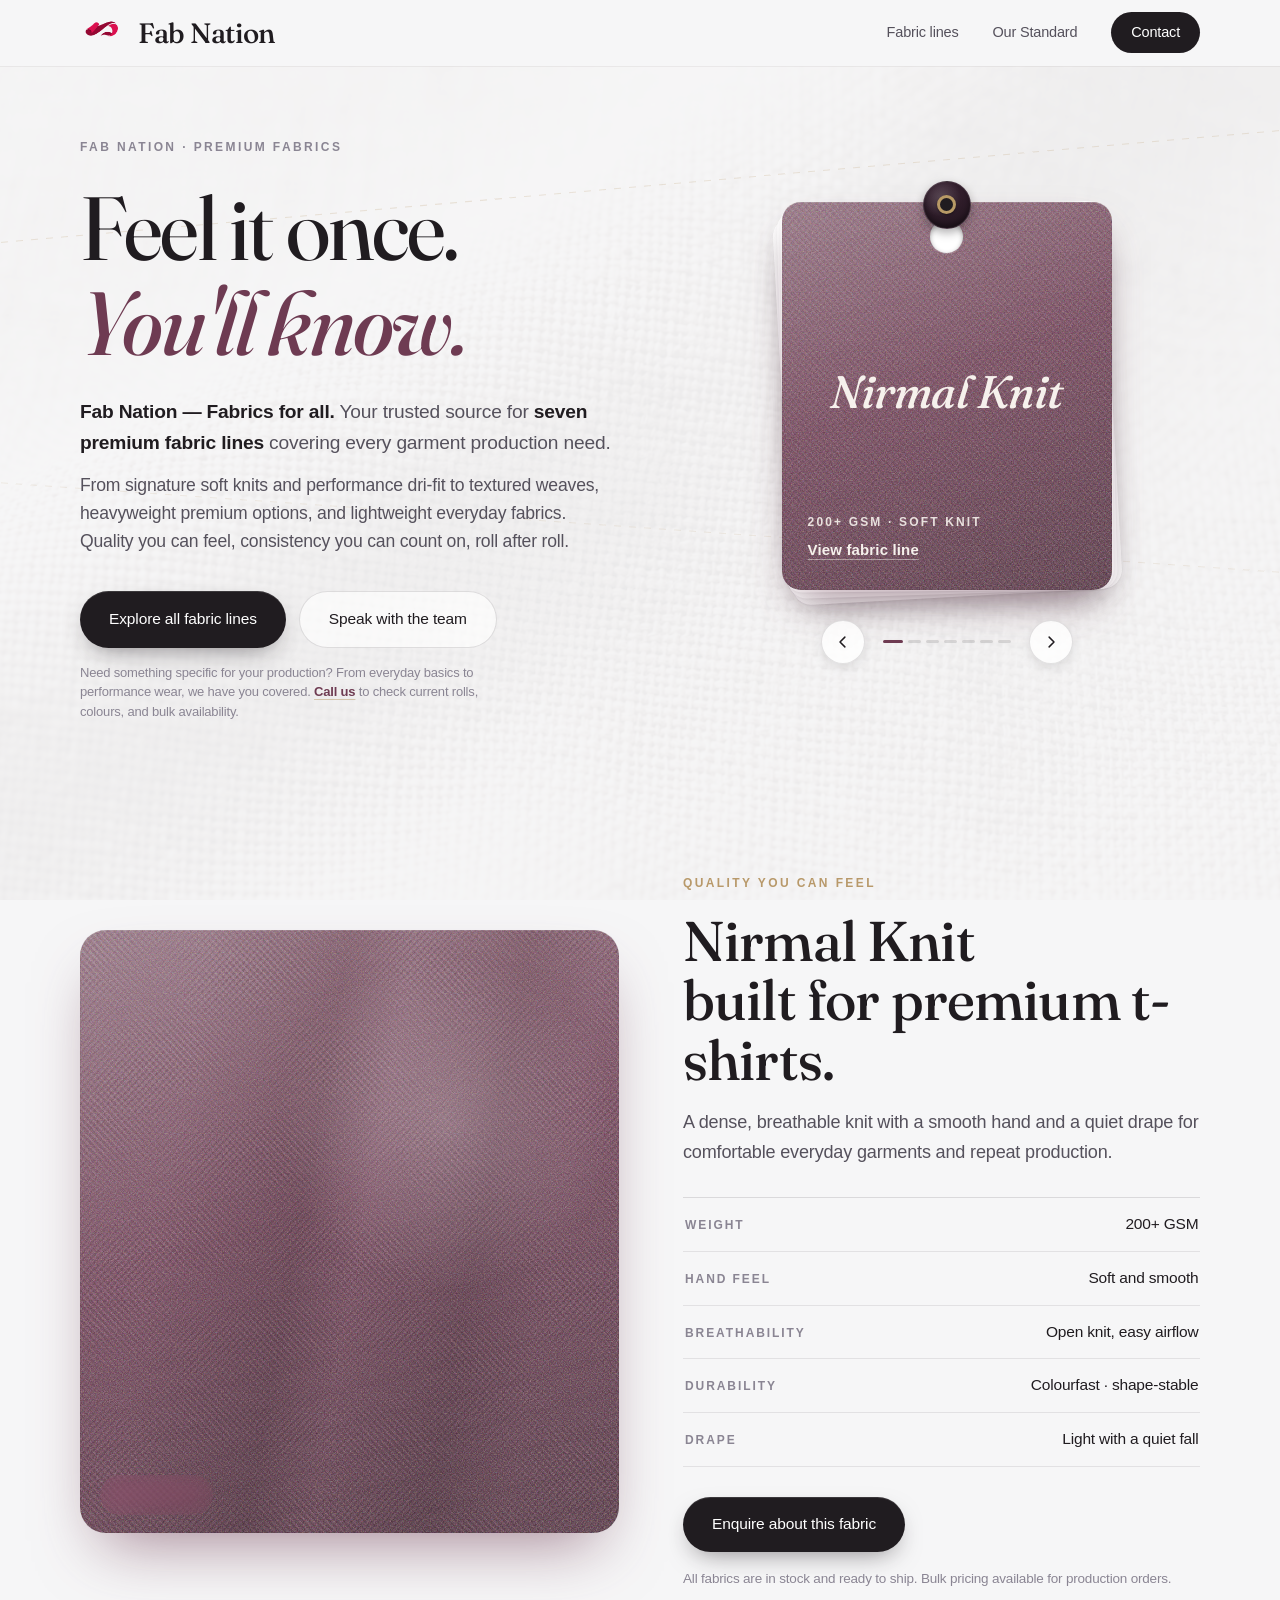
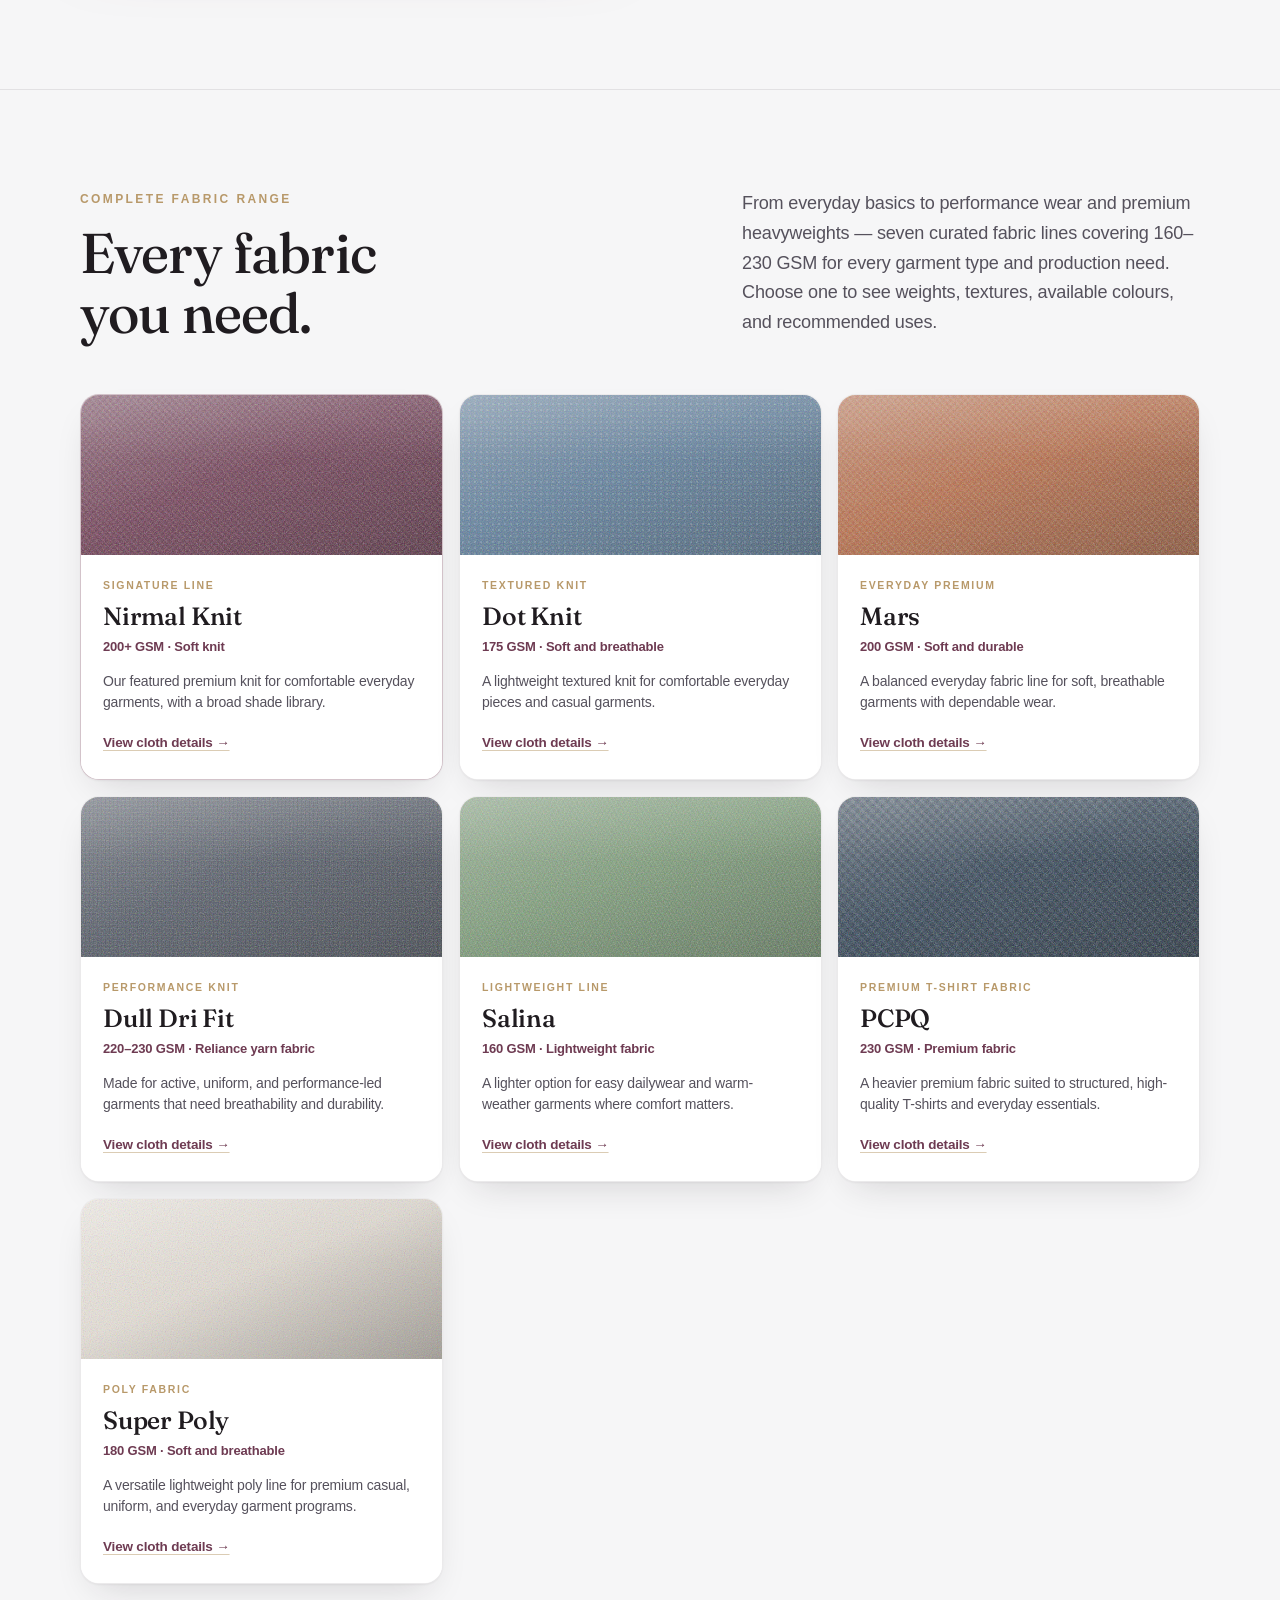
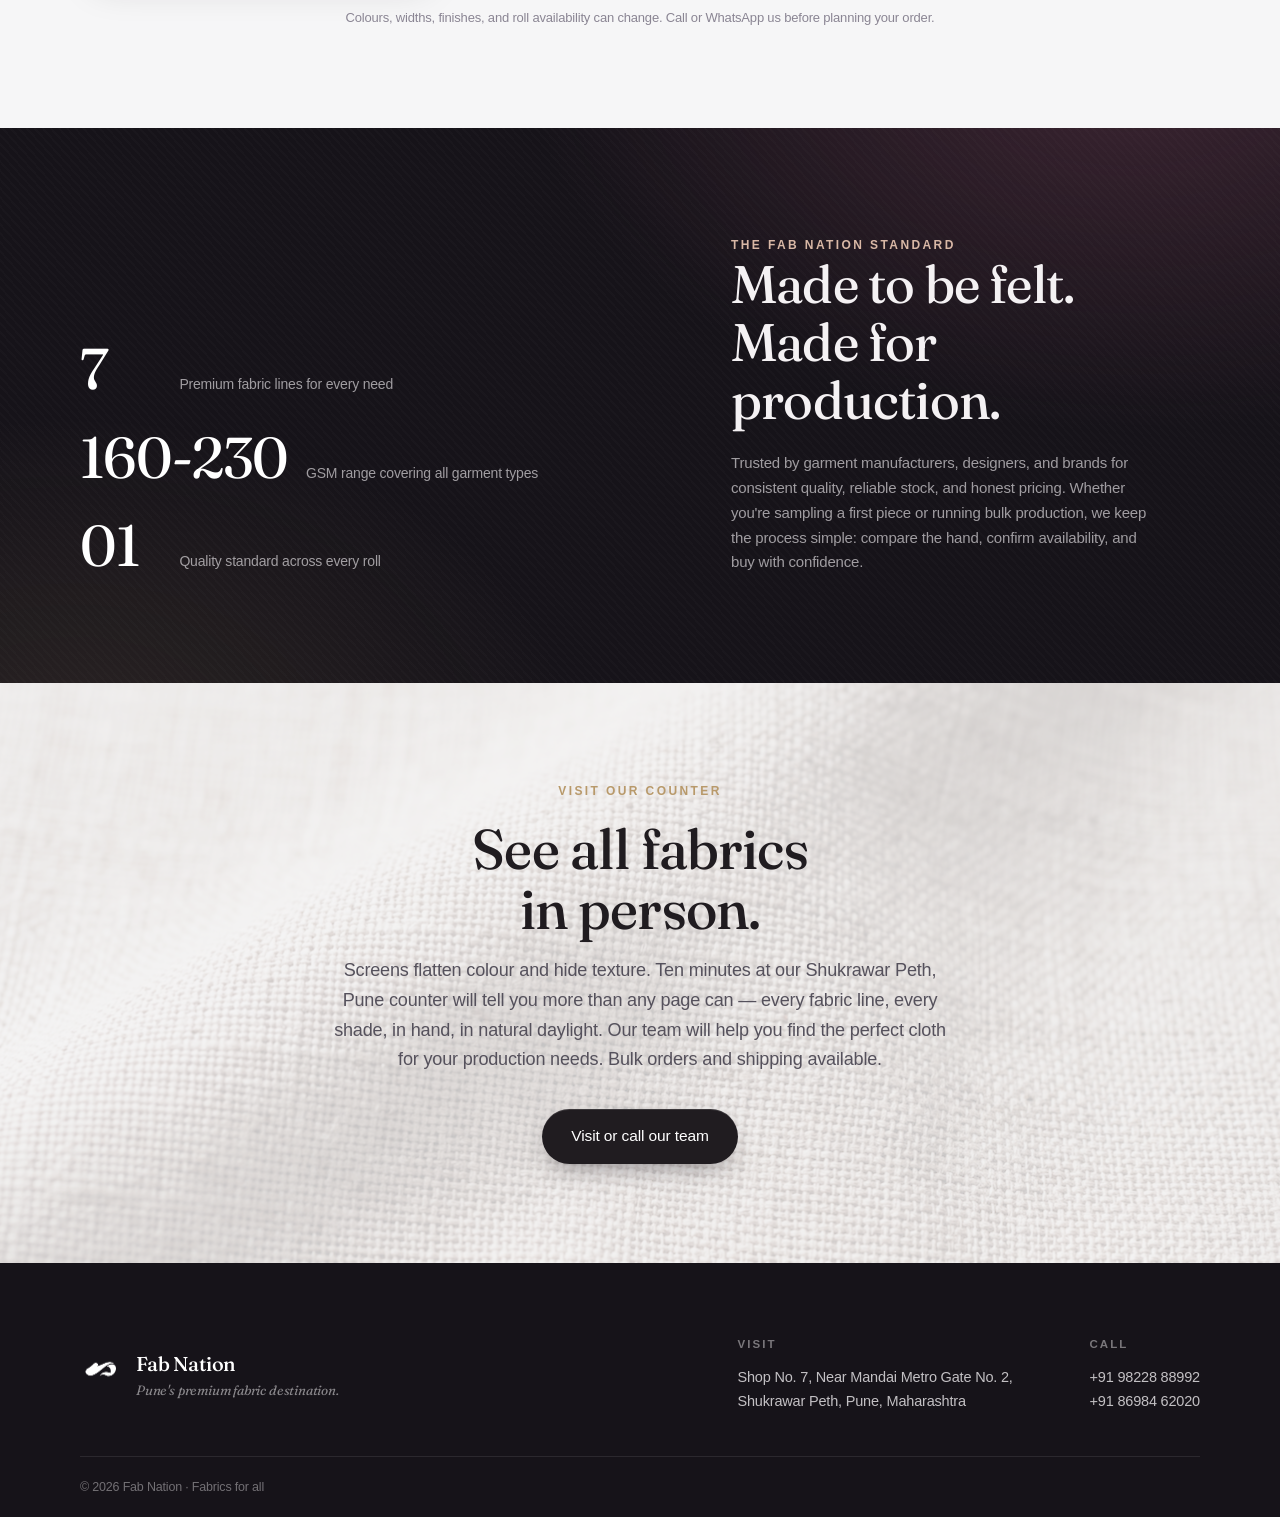
<file: index.html>
<!DOCTYPE html>
<html lang="en">
<head>
  <meta charset="UTF-8" />
  <meta name="viewport" content="width=device-width, initial-scale=1.0, viewport-fit=cover" />
  <title>Fab Nation — Premium Fabrics · Pune</title>
  <meta name="description" content="Fab Nation — Fabrics for all. Premium fabric supplier with 7 quality fabric lines including knits, performance dri-fit, textured fabrics, polyesters, and heavyweight options for all garment production needs." />
  <meta property="og:title" content="Fab Nation — Premium Fabrics" />
  <meta property="og:description" content="Your trusted fabric source with 7 premium fabric lines covering every need from everyday wear to performance garments. Quality you can trust for production, roll after roll." />
  <meta property="og:type" content="website" />
  <meta name="theme-color" content="#f6f6f7" />
  <link rel="icon" href="logo.png" type="image/png" />
  <link rel="preconnect" href="https://fonts.googleapis.com" />
  <link rel="preconnect" href="https://fonts.gstatic.com" crossorigin />
  <link href="https://fonts.googleapis.com/css2?family=Fraunces:opsz,wght@9..144,400..600&display=swap" rel="stylesheet" />
  <link rel="stylesheet" href="styles.css?v=14" />
</head>
<body data-page="home">

  <!-- ░ Top navigation ░ -->
  <header class="nav" id="nav">
    <div class="nav-inner">
      <a class="nav-brand" href="#top" aria-label="Fab Nation — home">
        <img class="nav-mark" src="logo.png" alt="" />
        <span class="nav-wordmark">Fab&nbsp;Nation</span>
      </a>
      <nav class="nav-links" aria-label="Primary">
        <a href="#products" data-nav="products">Fabric lines</a>
        <a href="#standard" data-nav="standard">Our Standard</a>
        <a class="nav-cta" href="contact.html">Contact</a>
      </nav>
    </div>
  </header>

  <main id="top">

    <!-- ░ Hero — the shade book ░ -->
    <section class="hero">
      <div class="hero-bg" aria-hidden="true">
        <div class="thread thread-a"></div>
        <div class="thread thread-b"></div>
      </div>

      <div class="container hero-grid">
        <div class="hero-copy">
          <p class="eyebrow load" style="--ld:0">Fab Nation · Premium Fabrics</p>
          <h1 class="hero-title">
            <span class="line"><span class="line-in" style="--ld:1">Feel it once.</span></span>
            <span class="line"><span class="line-in emphasis" style="--ld:2">You'll know.</span></span>
          </h1>
          <p class="hero-sub load" style="--ld:3">
            <strong>Fab Nation — Fabrics for all.</strong> Your trusted source for
            <strong>seven premium fabric lines</strong> covering every garment production need.
          </p>
          <p class="hero-sub hero-sub-secondary load" style="--ld:3.5">
            From signature soft knits and performance dri-fit to textured weaves, heavyweight
            premium options, and lightweight everyday fabrics. Quality you can feel,
            consistency you can count on, roll after roll.
          </p>
          <div class="hero-actions load" style="--ld:4">
            <a class="btn btn-primary" href="#products">Explore all fabric lines</a>
            <a class="btn btn-secondary" href="contact.html">Speak with the team</a>
          </div>
          <p class="hero-note load" style="--ld:4">Need something specific for your production? From everyday basics to performance wear, we have you covered. <a href="tel:+919822888992">Call us</a> to check current rolls, colours, and bulk availability.</p>
        </div>

        <div class="book-zone" id="book-zone">
          <div class="book" id="book" role="group" tabindex="0" aria-label="Shade preview" style="--fc:#6e3b52">
            <span class="book-ring" aria-hidden="true"></span>
            <div class="book-sway">
              <div class="book-tilt" id="bookTilt">
                <div class="book-pages" aria-hidden="true"><i></i><i></i><i></i></div>
                <a class="book-card" id="bookCard" href="product.html?product=nirmal-knit" style="--fc:#6e3b52; --card-ink:#f6f1ec" data-weave="weave-knit">
                  <span class="card-weave weave-knit" aria-hidden="true" id="cardWeave"></span>
                  <span class="card-sheen" id="cardSheen" aria-hidden="true"></span>
                  <span class="card-hole" aria-hidden="true"></span>
                  <header class="card-head">
                    <span id="heroProductName">Nirmal Knit</span>
                  </header>
                  <footer class="card-foot">
                    <p class="card-gsm" id="heroProductSpec">200+ GSM</p>
                    <span class="card-cta">View fabric line</span>
                  </footer>
                </a>
              </div>
            </div>
            <div class="book-arrows">
              <button class="book-arrow" id="prevShade" type="button" aria-label="Previous fabric line">
                <svg viewBox="0 0 24 24"><path d="M14.5 5.5L8 12l6.5 6.5"/></svg>
              </button>
              <div class="book-ticks" id="bookTicks" aria-hidden="true"></div>
              <button class="book-arrow" id="nextShade" type="button" aria-label="Next fabric line">
                <svg viewBox="0 0 24 24"><path d="M9.5 5.5L16 12l-6.5 6.5"/></svg>
              </button>
            </div>
          </div>
        </div>
      </div>

    </section>

    <!-- ░ The cloth ░ -->
    <section class="section" id="cloth">
      <div class="container cloth-grid">
        <div class="cloth-stage reveal">
          <div class="cloth-render" id="clothRender" tabindex="0" aria-label="Interactive Nirmal Knit fabric preview" style="--fc:#6e3b52" data-weave="weave-knit">
            <span class="render-weave weave-knit" aria-hidden="true" id="renderWeave"></span>
            <span class="render-fold" aria-hidden="true"></span>
            <span class="render-glow" aria-hidden="true"></span>
            <span class="render-focus" aria-hidden="true"><span>FABRIC STRUCTURE</span></span>
            <span class="render-detail" aria-hidden="true">
              <strong>Open-loop knit</strong>
              <small>Breathable · soft thread</small>
            </span>
            <span class="render-label" id="renderLabel">Plum</span>
          </div>
        </div>

        <div class="cloth-copy">
          <p class="eyebrow eyebrow-brass reveal">Quality you can feel</p>
          <h2 class="section-title reveal" data-delay="1">Fabric built<br />for production.</h2>
          <p class="section-sub reveal" data-delay="2">
            Every fabric line we stock is tested for consistent quality, colourfastness, and
            durability — whether you're sampling a new design or running bulk production. Choose
            the fabric that matches what you're making.
          </p>

          <dl class="ledger reveal" data-delay="3" id="productSpecs">
            <div class="ledger-row"><dt>Weight</dt><dd>200+ GSM</dd></div>
            <div class="ledger-row"><dt>Hand feel</dt><dd>Soft, smooth</dd></div>
            <div class="ledger-row"><dt>Breathability</dt><dd>Open knit, easy airflow</dd></div>
            <div class="ledger-row"><dt>Durability</dt><dd>Colourfast · shape-stable</dd></div>
            <div class="ledger-row"><dt>Drape</dt><dd>Light with a quiet fall</dd></div>
          </dl>

          <div class="cloth-actions reveal" data-delay="4">
            <a class="btn btn-primary" href="contact.html" id="enquireBtn">Enquire about this fabric</a>
          </div>
          <p class="cloth-note reveal" data-delay="4">All fabrics are in stock and ready to ship. Bulk pricing available for production orders.</p>
        </div>
      </div>
    </section>

    <!-- ░ Product lines ░ -->
    <section class="section product-lines" id="products">
      <div class="container">
        <div class="product-lines-head reveal">
          <div>
            <p class="eyebrow eyebrow-brass">Complete fabric range</p>
            <h2 class="section-title">Every fabric<br />you need.</h2>
          </div>
          <p class="section-sub">From everyday basics to performance wear and premium heavyweights — seven curated fabric lines covering 160–230 GSM for every garment type and production need. Choose one to see weights, textures, available colours, and recommended uses.</p>
        </div>

        <div class="product-grid">
          <a href="product.html?product=nirmal-knit" class="product-card product-card-featured reveal" style="--fc:#6e3b52; --card-ink:#f6f1ec" data-weave="weave-knit">
            <div class="product-swatch" aria-hidden="true">
              <span class="weave-knit"></span>
            </div>
            <div class="product-card-body">
              <p class="product-kicker">Signature line</p>
              <h3>Nirmal Knit</h3>
              <p class="product-spec">200+ GSM · Soft knit</p>
              <p>Our featured premium knit for comfortable everyday garments, with a broad shade library.</p>
              <span class="product-cta">View cloth details →</span>
            </div>
          </a>
          <a href="product.html?product=dot-knit" class="product-card reveal" data-delay="1" style="--fc:#5a7b9a; --card-ink:#f6f1ec" data-weave="weave-dot">
            <div class="product-swatch" aria-hidden="true">
              <span class="weave-dot"></span>
            </div>
            <div class="product-card-body">
              <p class="product-kicker">Textured knit</p>
              <h3>Dot Knit</h3>
              <p class="product-spec">175 GSM · Soft and breathable</p>
              <p>A lightweight textured knit for comfortable everyday pieces and casual garments.</p>
              <span class="product-cta">View cloth details →</span>
            </div>
          </a>
          <a href="product.html?product=mars" class="product-card reveal" data-delay="2" style="--fc:#b86a44; --card-ink:#f6f1ec" data-weave="weave-knit">
            <div class="product-swatch" aria-hidden="true">
              <span class="weave-knit"></span>
            </div>
            <div class="product-card-body">
              <p class="product-kicker">Everyday premium</p>
              <h3>Mars</h3>
              <p class="product-spec">200 GSM · Soft and durable</p>
              <p>A balanced everyday fabric line for soft, breathable garments with dependable wear.</p>
              <span class="product-cta">View cloth details →</span>
            </div>
          </a>
          <a href="product.html?product=dull-dri-fit" class="product-card reveal" style="--fc:#505763; --card-ink:#f6f1ec" data-weave="weave-mesh">
            <div class="product-swatch" aria-hidden="true">
              <span class="weave-mesh"></span>
            </div>
            <div class="product-card-body">
              <p class="product-kicker">Performance knit</p>
              <h3>Dull Dri Fit</h3>
              <p class="product-spec">220–230 GSM · Reliance yarn fabric</p>
              <p>Made for active, uniform, and performance-led garments that need breathability and durability.</p>
              <span class="product-cta">View cloth details →</span>
            </div>
          </a>
          <a href="product.html?product=salina" class="product-card reveal" data-delay="1" style="--fc:#7a9b76; --card-ink:#f6f1ec" data-weave="weave-fine">
            <div class="product-swatch" aria-hidden="true">
              <span class="weave-fine"></span>
            </div>
            <div class="product-card-body">
              <p class="product-kicker">Lightweight line</p>
              <h3>Salina</h3>
              <p class="product-spec">160 GSM · Lightweight fabric</p>
              <p>A lighter option for easy dailywear and warm-weather garments where comfort matters.</p>
              <span class="product-cta">View cloth details →</span>
            </div>
          </a>
          <a href="product.html?product=pcpq" class="product-card reveal" data-delay="2" style="--fc:#2c3e50; --card-ink:#f6f1ec" data-weave="weave-thick">
            <div class="product-swatch" aria-hidden="true">
              <span class="weave-thick"></span>
            </div>
            <div class="product-card-body">
              <p class="product-kicker">Premium T-shirt fabric</p>
              <h3>PCPQ</h3>
              <p class="product-spec">230 GSM · Premium fabric</p>
              <p>A heavier premium fabric suited to structured, high-quality T-shirts and everyday essentials.</p>
              <span class="product-cta">View cloth details →</span>
            </div>
          </a>
          <a href="product.html?product=super-poly" class="product-card reveal" data-delay="3" style="--fc:#e8e0d5; --card-ink:#201c20" data-weave="weave-smooth">
            <div class="product-swatch" aria-hidden="true">
              <span class="weave-smooth"></span>
            </div>
            <div class="product-card-body">
              <p class="product-kicker">Poly fabric</p>
              <h3>Super Poly</h3>
              <p class="product-spec">180 GSM · Soft and breathable</p>
              <p>A versatile lightweight poly line for premium casual, uniform, and everyday garment programs.</p>
              <span class="product-cta">View cloth details →</span>
            </div>
          </a>
        </div>

        <div class="product-lines-note reveal" data-delay="2">Colours, widths, finishes, and roll availability can change. Call or WhatsApp us before planning your order.</div>
      </div>
    </section>

    <!-- ░ Standard band ░ -->
    <section class="band" id="standard">
      <div class="container band-inner">
        <div class="band-stats">
          <div class="stat reveal"><span class="stat-num">7</span><span class="stat-label">Premium fabric lines for every need</span></div>
          <div class="stat reveal" data-delay="1"><span class="stat-num">160-230</span><span class="stat-label">GSM range covering all garment types</span></div>
          <div class="stat reveal" data-delay="2"><span class="stat-num">01</span><span class="stat-label">Quality standard across every roll</span></div>
        </div>
        <div class="band-copy reveal" data-delay="2">
          <p class="eyebrow band-eyebrow">The Fab Nation standard</p>
          <h2 class="band-title">Made to be felt.<br />Made for production.</h2>
          <p class="band-note">Trusted by garment manufacturers, designers, and brands for consistent quality, reliable stock, and honest pricing. Whether you're sampling a first piece or running bulk production, we keep the process simple: compare the hand, confirm availability, and buy with confidence.</p>
        </div>
      </div>
    </section>

    <!-- ░ Visit ░ -->
    <section class="section visit">
      <div class="container visit-inner reveal">
        <p class="eyebrow eyebrow-brass">Visit our counter</p>
        <h2 class="section-title">See all fabrics<br />in person.</h2>
        <p class="section-sub">
          Screens flatten colour and hide texture. Ten minutes at our Shukrawar Peth, Pune counter
          will tell you more than any page can — every fabric line, every shade, in hand, in natural daylight.
          Our team will help you find the perfect cloth for your production needs. Bulk orders and shipping available.
        </p>
        <div class="hero-actions">
          <a class="btn btn-primary" href="contact.html">Visit or call our team</a>
        </div>
      </div>
    </section>

  </main>

  <!-- ░ Footer ░ -->
  <footer class="footer">
    <div class="container footer-inner">
      <div class="footer-brand">
        <img class="footer-mark" src="logo.png" alt="" />
        <div>
          <p class="footer-name">Fab Nation</p>
          <p class="footer-tag">Pune's premium fabric destination.</p>
        </div>
      </div>
      <div class="footer-cols">
        <div class="footer-col">
          <p class="footer-head">Visit</p>
          <p class="footer-text">Shop No. 7, Near Mandai Metro Gate No. 2,<br />Shukrawar Peth, Pune, Maharashtra</p>
        </div>
        <div class="footer-col">
          <p class="footer-head">Call</p>
          <p class="footer-text">
            <a href="tel:+919822888992">+91 98228 88992</a><br />
            <a href="tel:+918698462020">+91 86984 62020</a>
          </p>
        </div>
      </div>
    </div>
    <div class="container footer-base">
      <p>© <span id="year">2026</span> Fab Nation · Fabrics for all</p>
    </div>
  </footer>

  <!-- ░ Mobile tab bar ░ -->
  <nav class="tabbar" aria-label="Primary mobile">
    <a class="tab is-active" href="#top" data-tab="home">
      <svg viewBox="0 0 24 24"><path d="M4 11l8-7 8 7v8a1.5 1.5 0 0 1-1.5 1.5H14v-6h-4v6H5.5A1.5 1.5 0 0 1 4 19v-8Z"/></svg>
      <span>Home</span>
    </a>
    <a class="tab" href="#products" data-tab="products">
      <svg viewBox="0 0 24 24"><path d="M4.5 8.5l7.5-4.5 7.5 4.5v7L12 20l-7.5-4.5v-7Z"/><path d="M4.5 8.5L12 13l7.5-4.5M12 13v7"/></svg>
      <span>Fabric lines</span>
    </a>
    <a class="tab" href="contact.html" data-tab="contact">
      <svg viewBox="0 0 24 24"><path d="M6.5 4h3l1.5 4-2 1.5a12 12 0 0 0 5.5 5.5l1.5-2 4 1.5v3c0 1-1 2-2 2C10 19.5 4.5 14 4.5 6c0-1 1-2 2-2Z"/></svg>
      <span>Contact</span>
    </a>
  </nav>

  <script src="script.js?v=6"></script>
</body>
</html>
</file>
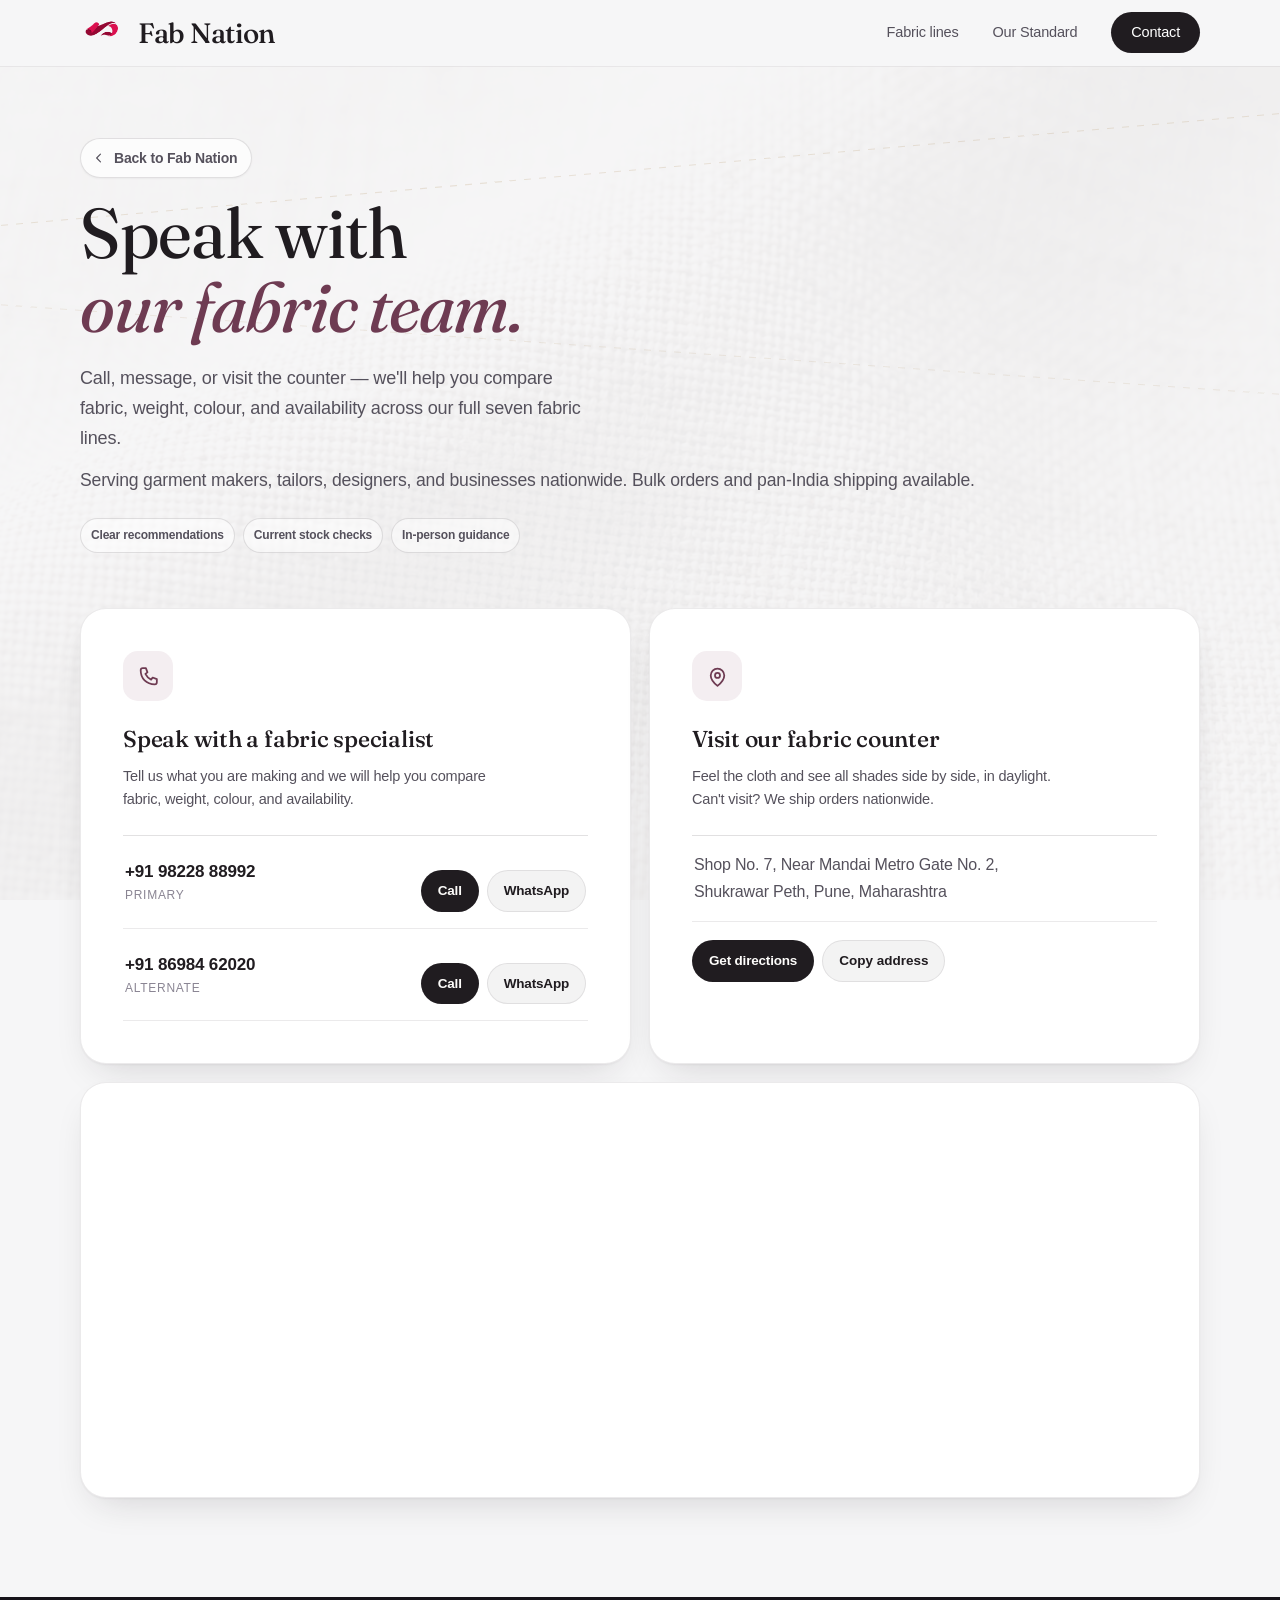
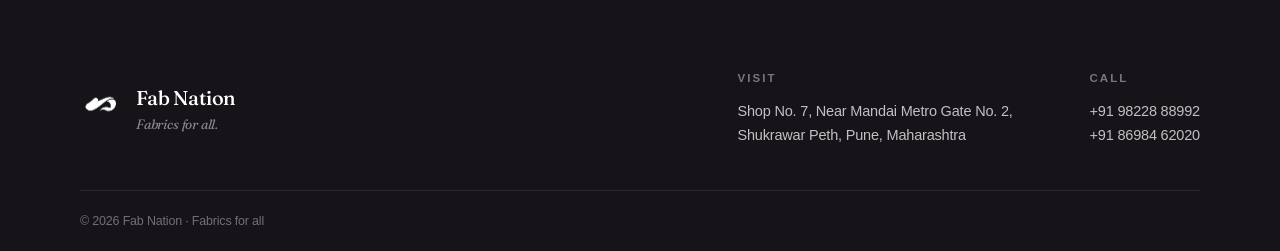
<file: contact.html>
<!DOCTYPE html>
<html lang="en">
<head>
  <meta charset="UTF-8" />
  <meta name="viewport" content="width=device-width, initial-scale=1.0, viewport-fit=cover" />
  <title>Contact — Fab Nation · Fabrics for all</title>
  <meta name="description" content="Speak with Fab Nation's fabric team about all seven premium fabric lines, weights, colours, and finishes. Call or visit our counter in Shukrawar Peth, Pune. Bulk orders and shipping available across India." />
  <meta name="theme-color" content="#f6f6f7" />
  <link rel="icon" href="logo.png" type="image/png" />
  <link rel="preconnect" href="https://fonts.googleapis.com" />
  <link rel="preconnect" href="https://fonts.gstatic.com" crossorigin />
  <link href="https://fonts.googleapis.com/css2?family=Fraunces:opsz,wght@9..144,400..600&display=swap" rel="stylesheet" />
  <link rel="stylesheet" href="styles.css?v=13" />
</head>
<body data-page="contact">

  <!-- ░ Top navigation ░ -->
  <header class="nav" id="nav">
    <div class="nav-inner">
      <a class="nav-brand" href="index.html" aria-label="Fab Nation — home">
        <img class="nav-mark" src="logo.png" alt="" />
        <span class="nav-wordmark">Fab&nbsp;Nation</span>
      </a>
      <nav class="nav-links" aria-label="Primary">
        <a href="index.html#products">Fabric lines</a>
        <a href="index.html#standard">Our Standard</a>
        <a class="nav-cta" href="contact.html" aria-current="page">Contact</a>
      </nav>
    </div>
  </header>

  <main id="top">

    <!-- ░ Hero ░ -->
    <section class="page-hero">
      <div class="hero-bg" aria-hidden="true">
        <div class="thread thread-a"></div>
        <div class="thread thread-b"></div>
      </div>
      <div class="container page-hero-inner">
        <a class="back-link load" style="--ld:0" href="index.html">
          <svg viewBox="0 0 24 24" aria-hidden="true"><path d="M14.5 5.5L8 12l6.5 6.5"/></svg>
          Back to Fab Nation
        </a>
        <h1 class="page-title load" style="--ld:1">Speak with<br /><em>our fabric team.</em></h1>
        <p class="section-sub load" style="--ld:2">
          Call, message, or visit the counter — we'll help you compare
          fabric, weight, colour, and availability across our full seven fabric lines.
        </p>
        <p class="hero-sub-secondary load" style="--ld:2">
          Serving garment makers, tailors, designers, and businesses nationwide.
          Bulk orders and pan-India shipping available.
        </p>
        <div class="confidence-points load" style="--ld:3" aria-label="How Fab Nation helps">
          <span>Clear recommendations</span>
          <span>Current stock checks</span>
          <span>In-person guidance</span>
        </div>
        <div class="enquiry-chip load" style="--ld:3" id="enquiryChip" hidden>
          <span class="chip-dot" aria-hidden="true"></span>
          Enquiring about <strong id="enquiryText"></strong>
        </div>
      </div>
    </section>

    <!-- ░ Contact cards ░ -->
    <section class="section contact-section">
      <div class="container contact-grid">

        <article class="contact-card reveal" data-delay="1">
          <span class="contact-ico" aria-hidden="true">
            <svg viewBox="0 0 24 24"><path d="M6.5 4h3l1.5 4-2 1.5a12 12 0 0 0 5.5 5.5l1.5-2 4 1.5v3c0 1-1 2-2 2C10 19.5 4.5 14 4.5 6c0-1 1-2 2-2Z"/></svg>
          </span>
          <h2>Speak with a fabric specialist</h2>
          <p class="contact-hint">Tell us what you are making and we will help you compare fabric, weight, colour, and availability.</p>
          <div class="phone-list">
            <div class="phone-row">
              <div>
                <p class="phone-num">+91 98228 88992</p>
                <p class="phone-lbl">Primary</p>
              </div>
              <div class="phone-actions">
                <a class="mini-btn mini-btn-solid" href="tel:+919822888992">Call</a>
                <a class="mini-btn" href="https://wa.me/919822888992" target="_blank" rel="noopener">WhatsApp</a>
              </div>
            </div>
            <div class="phone-row">
              <div>
                <p class="phone-num">+91 86984 62020</p>
                <p class="phone-lbl">Alternate</p>
              </div>
              <div class="phone-actions">
                <a class="mini-btn mini-btn-solid" href="tel:+918698462020">Call</a>
                <a class="mini-btn" href="https://wa.me/918698462020" target="_blank" rel="noopener">WhatsApp</a>
              </div>
            </div>
          </div>
        </article>

        <article class="contact-card reveal" data-delay="2">
          <span class="contact-ico" aria-hidden="true">
            <svg viewBox="0 0 24 24"><path d="M12 21s-6.5-5.2-6.5-10a6.5 6.5 0 0 1 13 0c0 4.8-6.5 10-6.5 10Z"/><circle cx="12" cy="11" r="2.4"/></svg>
          </span>
          <h2>Visit our fabric counter</h2>
          <p class="contact-hint">Feel the cloth and see all shades side by side, in daylight. Can't visit? We ship orders nationwide.</p>
          <address class="address">
            Shop No. 7, Near Mandai Metro Gate No. 2,<br />
            Shukrawar Peth, Pune, Maharashtra
          </address>
          <div class="phone-actions">
            <a class="mini-btn mini-btn-solid" href="https://www.google.com/maps/dir/?api=1&destination=Mandai+Metro+Station+Gate+No+2+Shukrawar+Peth+Pune+Maharashtra" target="_blank" rel="noopener">Get directions</a>
            <button class="mini-btn" type="button" id="copyAddr">Copy address</button>
          </div>
          <p class="copy-note" id="copyNote" role="status"></p>
        </article>

      </div>

      <div class="container">
        <div class="map-card reveal" data-delay="3">
          <iframe
            title="Fab Nation on the map — Shukrawar Peth, Pune"
            src="https://www.google.com/maps?q=Shukrawar+Peth,+Pune,+Maharashtra&z=15&output=embed"
            loading="lazy"
            referrerpolicy="no-referrer-when-downgrade"
            allowfullscreen></iframe>
        </div>
      </div>
    </section>

  </main>

  <!-- ░ Footer ░ -->
  <footer class="footer">
    <div class="container footer-inner">
      <div class="footer-brand">
        <img class="footer-mark" src="logo.png" alt="" />
        <div>
          <p class="footer-name">Fab Nation</p>
          <p class="footer-tag">Fabrics for all.</p>
        </div>
      </div>
      <div class="footer-cols">
        <div class="footer-col">
          <p class="footer-head">Visit</p>
          <p class="footer-text">Shop No. 7, Near Mandai Metro Gate No. 2,<br />Shukrawar Peth, Pune, Maharashtra</p>
        </div>
        <div class="footer-col">
          <p class="footer-head">Call</p>
          <p class="footer-text">
            <a href="tel:+919822888992">+91 98228 88992</a><br />
            <a href="tel:+918698462020">+91 86984 62020</a>
          </p>
        </div>
      </div>
    </div>
    <div class="container footer-base">
      <p>© <span id="year">2026</span> Fab Nation · Fabrics for all</p>
    </div>
  </footer>

  <!-- ░ Mobile tab bar ░ -->
  <nav class="tabbar" aria-label="Primary mobile">
    <a class="tab" href="index.html" data-tab="home">
      <svg viewBox="0 0 24 24"><path d="M4 11l8-7 8 7v8a1.5 1.5 0 0 1-1.5 1.5H14v-6h-4v6H5.5A1.5 1.5 0 0 1 4 19v-8Z"/></svg>
      <span>Home</span>
    </a>
    <a class="tab" href="index.html#products" data-tab="products">
      <svg viewBox="0 0 24 24"><path d="M4.5 8.5l7.5-4.5 7.5 4.5v7L12 20l-7.5-4.5v-7Z"/><path d="M4.5 8.5L12 13l7.5-4.5M12 13v7"/></svg>
      <span>Fabric lines</span>
    </a>
    <a class="tab is-active" href="contact.html" data-tab="contact">
      <svg viewBox="0 0 24 24"><path d="M6.5 4h3l1.5 4-2 1.5a12 12 0 0 0 5.5 5.5l1.5-2 4 1.5v3c0 1-1 2-2 2C10 19.5 4.5 14 4.5 6c0-1 1-2 2-2Z"/></svg>
      <span>Contact</span>
    </a>
  </nav>

  <script src="script.js?v=2"></script>
</body>
</html>
</file>
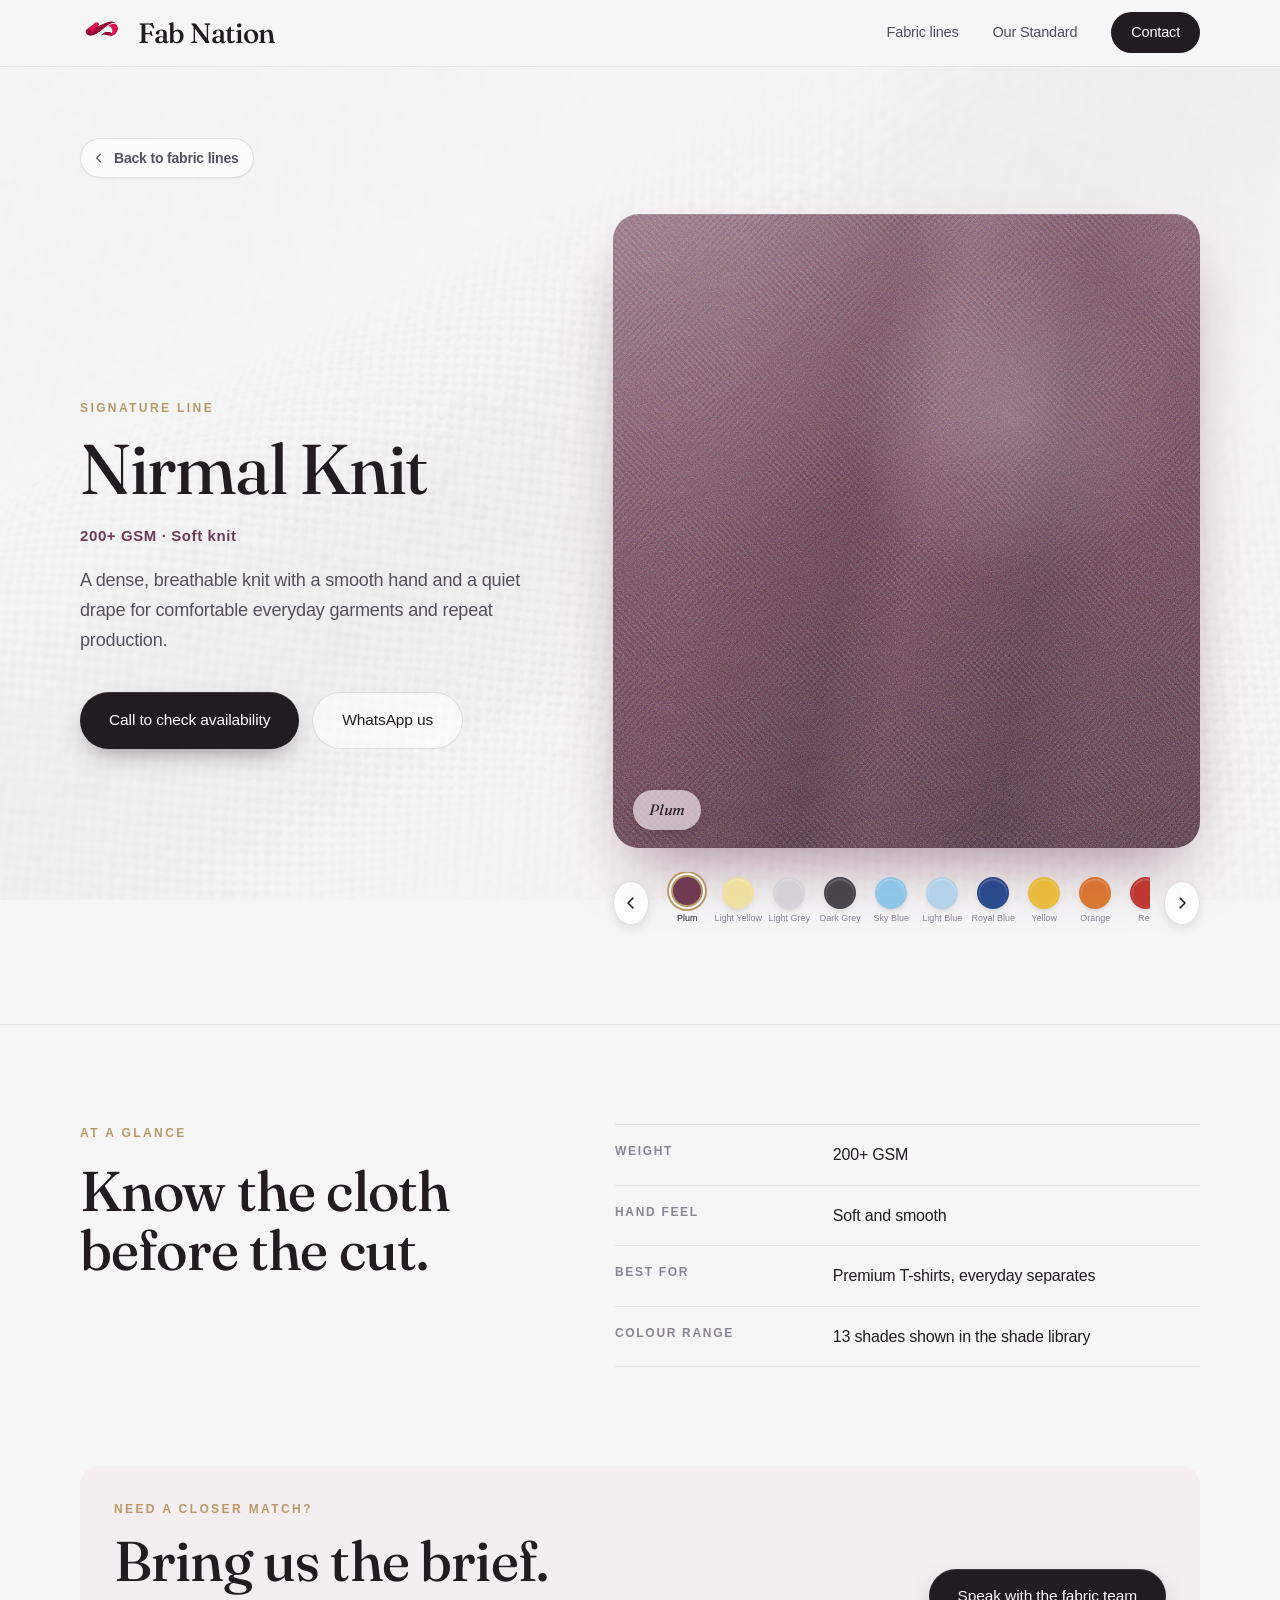
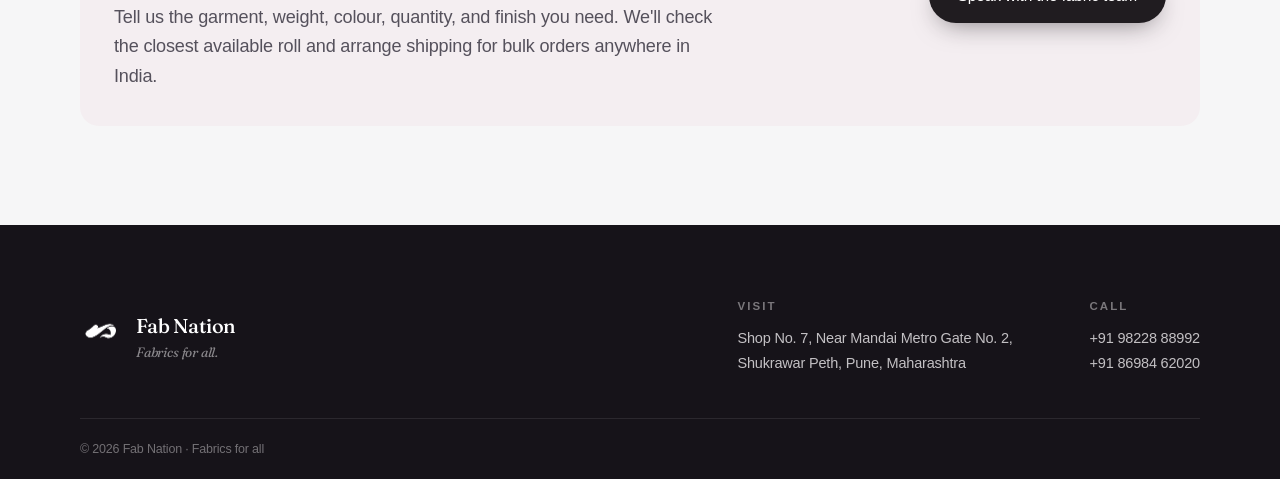
<file: product.html>
<!DOCTYPE html>
<html lang="en">
<head>
  <meta charset="UTF-8" />
  <meta name="viewport" content="width=device-width, initial-scale=1.0, viewport-fit=cover" />
  <title>Fabric line — Fab Nation · Fabrics for all</title>
  <meta name="description" content="Explore a Fab Nation fabric line: GSM, colour range, feel, weave structure, and intended use. Bulk orders and pan-India shipping available." />
  <meta name="theme-color" content="#f6f6f7" />
  <link rel="icon" href="logo.png" type="image/png" />
  <link rel="preconnect" href="https://fonts.googleapis.com" />
  <link rel="preconnect" href="https://fonts.gstatic.com" crossorigin />
  <link href="https://fonts.googleapis.com/css2?family=Fraunces:opsz,wght@9..144,400..600&display=swap" rel="stylesheet" />
  <link rel="stylesheet" href="styles.css?v=13" />
</head>
<body data-page="product">
  <header class="nav" id="nav">
    <div class="nav-inner">
      <a class="nav-brand" href="index.html" aria-label="Fab Nation — home">
        <img class="nav-mark" src="logo.png" alt="" />
        <span class="nav-wordmark">Fab&nbsp;Nation</span>
      </a>
      <nav class="nav-links" aria-label="Primary">
        <a href="index.html#products">Fabric lines</a>
        <a href="index.html#standard">Our Standard</a>
        <a class="nav-cta" href="contact.html">Contact</a>
      </nav>
    </div>
  </header>

  <main id="top" class="product-page">
    <section class="product-hero">
      <div class="container product-hero-inner">
        <a class="back-link" href="index.html#products">
          <svg viewBox="0 0 24 24" aria-hidden="true"><path d="M14.5 5.5L8 12l6.5 6.5"/></svg>
          Back to fabric lines
        </a>
        <div class="product-hero-grid">
          <div class="product-hero-copy">
            <p class="eyebrow eyebrow-brass load" style="--ld:1" id="productKicker"></p>
            <h1 class="page-title load" style="--ld:2" id="productTitle"></h1>
            <p class="product-hero-spec load" style="--ld:3" id="productSpec"></p>
            <p class="section-sub load" style="--ld:4" id="productDescription"></p>
            <div class="hero-actions load" style="--ld:5">
              <a class="btn btn-primary" href="tel:+919822888992">Call to check availability</a>
              <a class="btn btn-secondary" id="productWhatsApp" href="https://wa.me/919822888992" target="_blank" rel="noopener">WhatsApp us</a>
            </div>
          </div>
          <div class="product-cloth-stage reveal" id="productStage">
            <div class="cloth-render" id="productClothRender" tabindex="0" aria-label="Interactive fabric preview" data-weave="weave-knit">
              <span class="render-weave weave-knit" aria-hidden="true" id="productRenderWeave"></span>
              <span class="render-fold" aria-hidden="true"></span>
              <span class="render-glow" aria-hidden="true"></span>
              <span class="render-focus" aria-hidden="true"><span>FABRIC STRUCTURE</span></span>
              <span class="render-detail" aria-hidden="true"><strong id="productMaterialLabel">Fabric line</strong><small id="productMaterialNote">Touch, weight, and colour</small></span>
              <span class="render-label" id="productColorName"></span>
            </div>
            <div class="product-color-controls">
              <button class="book-arrow" id="productPrevColor" type="button" aria-label="Previous colour"><svg viewBox="0 0 24 24"><path d="M14.5 5.5L8 12l6.5 6.5"/></svg></button>
              <div class="product-color-rail" id="productColorRail" role="listbox" aria-label="Available colours"></div>
              <button class="book-arrow" id="productNextColor" type="button" aria-label="Next colour"><svg viewBox="0 0 24 24"><path d="M9.5 5.5L16 12l-6.5 6.5"/></svg></button>
            </div>
          </div>
        </div>
      </div>
    </section>

    <section class="section product-details-section">
      <div class="container product-details-grid">
        <div>
          <p class="eyebrow eyebrow-brass reveal">At a glance</p>
          <h2 class="section-title reveal" data-delay="1">Know the cloth<br />before the cut.</h2>
        </div>
        <dl class="product-detail-list reveal" data-delay="2" id="productDetails"></dl>
      </div>
    </section>

    <section class="section product-callout">
      <div class="container product-callout-inner reveal">
        <div>
          <p class="eyebrow eyebrow-brass">Need a closer match?</p>
          <h2 class="section-title">Bring us the brief.</h2>
          <p class="section-sub">Tell us the garment, weight, colour, quantity, and finish you need. We'll check the closest available roll and arrange shipping for bulk orders anywhere in India.</p>
        </div>
        <a class="btn btn-primary" href="contact.html">Speak with the fabric team</a>
      </div>
    </section>
  </main>

  <footer class="footer">
    <div class="container footer-inner">
      <div class="footer-brand">
        <img class="footer-mark" src="logo.png" alt="" />
        <div><p class="footer-name">Fab Nation</p><p class="footer-tag">Fabrics for all.</p></div>
      </div>
      <div class="footer-cols">
        <div class="footer-col"><p class="footer-head">Visit</p><p class="footer-text">Shop No. 7, Near Mandai Metro Gate No. 2,<br />Shukrawar Peth, Pune, Maharashtra</p></div>
        <div class="footer-col"><p class="footer-head">Call</p><p class="footer-text"><a href="tel:+919822888992">+91 98228 88992</a><br /><a href="tel:+918698462020">+91 86984 62020</a></p></div>
      </div>
    </div>
    <div class="container footer-base"><p>© <span id="year">2026</span> Fab Nation · Fabrics for all</p></div>
  </footer>
  <script src="script.js?v=6"></script>
</body>
</html>
</file>
<file: styles.css>
/* ============================================================
   Fab Nation — a textile house's shade card, digitised.
   Studio white and plum; one bound swatch book on linen.
   ============================================================ */

:root {
  /* palette */
  --paper: #f6f6f7;
  --paper-deep: #ececef;
  --card: #ffffff;
  --ink: #201c20;
  --ink-soft: #55515c;
  --ink-faint: #8a8593;
  --line: rgba(32, 28, 32, 0.09);
  --hairline: rgba(32, 28, 32, 0.13);
  --plum: #6e3b52;
  --plum-deep: #4a2537;
  --plum-tint: rgba(110, 59, 82, 0.08);
  --plum-wash: #f4eef1;
  --brass: #b8996a;
  --brass-soft: rgba(184, 153, 106, 0.5);
  --night: #161319;
  --night-soft: rgba(255, 255, 255, 0.07);

  /* type */
  --font-display: "Fraunces", Georgia, "Times New Roman", serif;
  --font-body: -apple-system, BlinkMacSystemFont, "SF Pro Text", "Helvetica Neue",
    "Segoe UI", Roboto, Arial, sans-serif;

  /* motion */
  --ease-ios: cubic-bezier(0.32, 0.72, 0, 1);
  --ease-out: cubic-bezier(0.16, 1, 0.3, 1);

  --radius-lg: 26px;
  --radius-md: 19px;
  --radius-sm: 13px;

  --shadow-soft: 0 1px 2px rgba(32, 28, 32, 0.05), 0 16px 38px -16px rgba(32, 28, 32, 0.18);
  --shadow-float: 0 2px 4px rgba(32, 28, 32, 0.06), 0 30px 64px -20px rgba(32, 28, 32, 0.3);

  --nav-h: 66px;
  --tabbar-h: 60px;

  --noise: url("data:image/svg+xml,%3Csvg xmlns='http://www.w3.org/2000/svg' width='140' height='140'%3E%3Cfilter id='n'%3E%3CfeTurbulence type='fractalNoise' baseFrequency='0.85' numOctaves='2' stitchTiles='stitch'/%3E%3C/filter%3E%3Crect width='140' height='140' filter='url(%23n)' opacity='0.5'/%3E%3C/svg%3E");
}

* { margin: 0; padding: 0; box-sizing: border-box; }

html {
  scroll-behavior: smooth;
  scroll-padding-top: calc(var(--nav-h) + 18px);
  -webkit-text-size-adjust: 100%;
  color-scheme: light;
}

body {
  position: relative;
  isolation: isolate;
  font-family: var(--font-body);
  background: var(--paper);
  color: var(--ink);
  font-size: 17px;
  line-height: 1.6;
  letter-spacing: -0.011em;
  -webkit-font-smoothing: antialiased;
  text-rendering: optimizeLegibility;
  overflow-x: hidden;
}

body::before {
  content: "";
  position: fixed;
  inset: 0;
  z-index: -1;
  pointer-events: none;
  background: url("image.png") center / cover no-repeat;
  opacity: 0.055;
  mix-blend-mode: multiply;
}

::selection { background: rgba(110, 59, 82, 0.16); }

img, svg { display: block; }
a { color: inherit; text-decoration: none; }
button { font: inherit; color: inherit; background: none; border: 0; cursor: pointer; }

:focus-visible {
  outline: 2px solid var(--plum);
  outline-offset: 3px;
  border-radius: 4px;
}

.container {
  width: min(1120px, calc(100% - 48px));
  margin-inline: auto;
}

/* ░░░ Type roles ░░░ */

.eyebrow {
  font-family: var(--font-body);
  font-size: 12px;
  font-weight: 600;
  letter-spacing: 0.2em;
  text-transform: uppercase;
  color: var(--ink-faint);
}
.eyebrow-brass { color: var(--brass); }

.section-title {
  font-family: var(--font-display);
  font-optical-sizing: auto;
  font-weight: 480;
  font-size: clamp(2.2rem, 4.6vw, 3.5rem);
  line-height: 1.06;
  letter-spacing: -0.015em;
  margin-top: 18px;
}

.section-sub {
  margin-top: 18px;
  max-width: 34em;
  font-size: clamp(1rem, 1.6vw, 1.13rem);
  line-height: 1.65;
  color: var(--ink-soft);
}

/* ░░░ Entrance choreography ░░░ */

/* page-load (hero) */
.load {
  opacity: 1;
  transform: none;
  transition: opacity 0.9s var(--ease-out), transform 0.9s var(--ease-out);
  transition-delay: calc(120ms + var(--ld, 0) * 110ms);
}
body.ready .load { animation: loadRise 0.9s var(--ease-out) both; animation-delay: calc(120ms + var(--ld, 0) * 110ms); }
@keyframes loadRise {
  from { opacity: 0; transform: translateY(22px); }
  to { opacity: 1; transform: none; }
}

/* headline lines rise from a clipped mask */
.hero-title .line { display: block; overflow: hidden; }
.line-in {
  display: inline-block;
  transform: none;
  transition: transform 1s var(--ease-ios);
  transition-delay: calc(180ms + var(--ld, 0) * 130ms);
}
body.ready .line-in { animation: lineRise 1s var(--ease-ios) both; animation-delay: calc(180ms + var(--ld, 0) * 130ms); }
@keyframes lineRise {
  from { opacity: 0; transform: translateY(112%); }
  to { opacity: 1; transform: translateY(0); }
}

/* scroll reveal */
.reveal {
  opacity: 0;
  transform: translateY(26px);
  transition: opacity 0.9s var(--ease-out), transform 0.9s var(--ease-out);
  transition-delay: calc(var(--d, 0) * 90ms);
  will-change: opacity, transform;
}
.reveal[data-delay="1"] { --d: 1; }
.reveal[data-delay="2"] { --d: 2; }
.reveal[data-delay="3"] { --d: 3; }
.reveal[data-delay="4"] { --d: 4; }
.reveal.in { opacity: 1; transform: none; }

/* ░░░ Navigation ░░░ */

.nav {
  position: fixed;
  inset: 0 0 auto 0;
  z-index: 50;
  height: var(--nav-h);
  background: var(--paper);
  box-shadow: 0 1px 0 rgba(32, 28, 32, 0.06);
  border-bottom: 1px solid transparent;
  transition: border-color 0.4s ease, background 0.4s ease;
}
.nav.is-scrolled {
  border-bottom-color: var(--line);
  background: rgba(246, 246, 247, 0.86);
}
.nav-inner {
  width: min(1120px, calc(100% - 48px));
  margin-inline: auto;
  height: 100%;
  display: flex;
  align-items: center;
  justify-content: space-between;
  gap: 24px;
}
.nav-brand {
  display: flex;
  align-items: center;
  gap: 14px;
}
.nav-mark {
  display: block;
  width: 44px;
  height: 44px;
  object-fit: contain;
  vertical-align: middle;
}
.nav-wordmark {
  font-family: var(--font-display);
  font-size: 28px;
  font-weight: 500;
  letter-spacing: -0.015em;
  line-height: 1;
  display: flex;
  align-items: center;
}
.nav-links {
  display: flex;
  align-items: center;
  gap: 34px;
  font-size: 14.5px;
  font-weight: 520;
  color: var(--ink-soft);
}
.nav-links a:not(.nav-cta) { position: relative; transition: color 0.25s ease; }
.nav-links a:not(.nav-cta)::after {
  content: "";
  position: absolute;
  left: 0; right: 100%;
  bottom: -6px;
  height: 1.5px;
  background: var(--plum);
  transition: right 0.35s var(--ease-ios);
}
.nav-links a:not(.nav-cta):hover { color: var(--ink); }
.nav-links a:not(.nav-cta):hover::after { right: 0; }
.nav-links a.is-active { color: var(--ink); }
.nav-links a.is-active::after { right: 0; }

.nav-cta {
  padding: 9px 20px;
  border-radius: 990px;
  background: var(--ink);
  color: #fff;
  font-weight: 530;
  transition: transform 0.25s var(--ease-ios), background 0.25s ease, box-shadow 0.25s ease;
}
.nav-cta:hover { background: var(--plum-deep); box-shadow: 0 8px 20px -8px rgba(74, 37, 55, 0.5); transform: translateY(-1px); }
.nav-cta:active { transform: scale(0.96); }

/* ░░░ Buttons ░░░ */

.btn {
  display: inline-flex;
  align-items: center;
  justify-content: center;
  gap: 8px;
  padding: 15px 29px;
  border-radius: 990px;
  font-family: var(--font-body);
  font-size: 15.5px;
  font-weight: 540;
  letter-spacing: -0.008em;
  transition:
    transform 0.45s var(--ease-ios),
    box-shadow 0.45s var(--ease-ios),
    background 0.25s ease;
}
.btn:active { transform: scale(0.965); }
.btn-primary {
  background: var(--ink);
  color: #ffffff;
  box-shadow:
    inset 0 1px 0 rgba(255, 255, 255, 0.12),
    0 10px 26px -10px rgba(32, 28, 32, 0.55);
}
.btn-primary:hover {
  background: var(--plum-deep);
  box-shadow:
    inset 0 1px 0 rgba(255, 255, 255, 0.12),
    0 16px 34px -12px rgba(74, 37, 55, 0.55);
}
.btn-secondary {
  background: rgba(255, 255, 255, 0.6);
  color: var(--ink);
  border: 1px solid var(--hairline);
  -webkit-backdrop-filter: blur(8px);
  backdrop-filter: blur(8px);
}
.btn-secondary:hover { background: #fff; border-color: rgba(32, 28, 32, 0.22); }
.btn-primary.is-magnetic { transition: transform 0.18s ease-out, box-shadow 0.45s var(--ease-ios), background 0.25s ease; }
.btn-primary.is-magnetic.is-settling { transition: transform 0.6s var(--ease-ios), box-shadow 0.45s var(--ease-ios), background 0.25s ease; }

/* ░░░ Hero ░░░ */

.hero {
  position: relative;
  padding: calc(var(--nav-h) + clamp(44px, 8vh, 84px)) 0 0;
  overflow: clip;
}
.hero-bg { position: absolute; inset: 0; pointer-events: none; }

/* long stitched threads drifting behind the hero */
.thread {
  position: absolute;
  height: 1px;
  width: 140%;
  left: -20%;
  background: repeating-linear-gradient(90deg, var(--brass-soft) 0 7px, transparent 7px 15px);
  opacity: 0.45;
}
.thread-a { top: 24%; transform: rotate(-5deg); animation: threadDrift 22s ease-in-out infinite alternate; }
.thread-b { top: 68%; transform: rotate(4deg); opacity: 0.3; animation: threadDrift 28s ease-in-out infinite alternate-reverse; }
@keyframes threadDrift {
  from { translate: -3% 0; }
  to   { translate: 3% 1.5%; }
}

.hero-grid {
  position: relative;
  display: grid;
  grid-template-columns: 1.04fr 0.96fr;
  gap: clamp(30px, 5vw, 72px);
  align-items: center;
  padding-bottom: clamp(36px, 6vh, 60px);
}

.hero-title {
  margin-top: 24px;
  font-family: var(--font-display);
  font-optical-sizing: auto;
  font-weight: 430;
  font-size: clamp(3.1rem, 7.6vw, 5.6rem);
  line-height: 1.06;
  letter-spacing: -0.02em;
}
.hero-title .emphasis { font-style: italic; font-weight: 470; color: var(--plum); }

.hero-sub {
  margin-top: 26px;
  max-width: 30em;
  font-size: clamp(1.04rem, 1.8vw, 1.2rem);
  line-height: 1.6;
  color: var(--ink-soft);
}
.hero-sub strong { color: var(--ink); font-weight: 600; }
.hero-sub-secondary {
  margin-top: 12px;
  font-size: clamp(0.98rem, 1.6vw, 1.1rem);
  color: var(--ink-soft);
  opacity: 0.9;
}
.hero-note {
  max-width: 34em;
  margin-top: 15px;
  color: var(--ink-faint);
  font-size: 13px;
  line-height: 1.5;
}
.hero-note a {
  color: var(--plum);
  font-weight: 650;
  text-decoration: underline;
  text-decoration-color: var(--brass-soft);
  text-underline-offset: 3px;
}
.hero-actions {
  margin-top: 36px;
  display: flex;
  flex-wrap: wrap;
  gap: 13px;
}

/* ░░░ The shade book — signature ░░░ */

.book-zone {
  display: flex;
  justify-content: center;
  padding: 12px 0 6px;
}

.book {
  position: relative;
  width: min(330px, 78vw);
  user-select: none;
  -webkit-tap-highlight-color: transparent;
}

.book-sway { animation: bookSway 7.5s ease-in-out infinite alternate; }
@keyframes bookSway {
  from { transform: rotate(-0.5deg) translateY(0); }
  to   { transform: rotate(0.5deg) translateY(-5px); }
}

.book-tilt {
  transition: transform 0.5s var(--ease-ios);
  transform-style: preserve-3d;
}

/* hole + ring — ring becomes a quiet brass stud on a plum tab */
.book-ring {
  position: absolute;
  top: -21px;
  left: calc(50% - 24px);
  width: 48px;
  height: 48px;
  border-radius: 50%;
  background:
    radial-gradient(60% 60% at 38% 34%, rgba(255, 255, 255, 0.18), transparent 70%),
    linear-gradient(160deg, #3a2333, #241620);
  border: 1px solid rgba(255, 255, 255, 0.09);
  box-shadow:
    0 4px 10px rgba(32, 28, 32, 0.35),
    inset 0 -3px 6px rgba(0, 0, 0, 0.45);
  z-index: 5;
  display: grid;
  place-items: center;
}
.book-ring::before {
  content: "";
  width: 13px;
  height: 13px;
  border-radius: 50%;
  background: var(--ink);
  border: 3px solid #b89a66;
  box-shadow: 0 1px 2px rgba(0, 0, 0, 0.4);
}

/* stacked page edges — the swatches still to come */
.book-pages {
  position: absolute;
  inset: 0;
  z-index: 0;
  pointer-events: none;
}
.book-pages i {
  position: absolute;
  inset: 0;
  border-radius: var(--radius-md);
  background: #ffffff;
  box-shadow: var(--shadow-soft);
}
.book-pages i:nth-child(1) { transform: rotate(-3.2deg) translateY(7px); }
.book-pages i:nth-child(2) { transform: rotate(-1.8deg) translateY(4px); }
.book-pages i:nth-child(3) { transform: rotate(-0.6deg) translateY(1px); }

.book-card {
  --shade-shadow: rgba(110, 59, 82, 0.5);
  position: relative;
  z-index: 2;
  aspect-ratio: 4 / 4.7;
  border-radius: var(--radius-md);
  overflow: hidden;
  color: var(--card-ink, #f6f1ec);
  background:
    var(--noise),
    linear-gradient(158deg, color-mix(in srgb, var(--fc) 74%, white) 0%, var(--fc) 46%, color-mix(in srgb, var(--fc) 72%, black) 100%);
  background-size: 140px 140px, cover;
  box-shadow:
    inset 0 1px 0 rgba(255, 255, 255, 0.16),
    inset 0 0 0 1px rgba(32, 28, 32, 0.05),
    0 22px 46px -16px var(--shade-shadow);
  transform-origin: 50% 6%;
  display: flex;
  flex-direction: column;
  justify-content: space-between;
  padding: 26px;
  cursor: pointer;
  transition: box-shadow 0.6s ease;
}
.book-card:hover:not(.swap-out):not(.swap-in) { transform: translateY(-3px); }
.book-card.swap-out { animation: cardOut 0.28s cubic-bezier(0.5, 0, 0.75, 0) forwards; }
.book-card.swap-in  { animation: cardIn 0.52s var(--ease-ios); }
@keyframes cardOut {
  to { transform: translate3d(-10%, 2%, 0) rotate(-6deg); }
}
@keyframes cardIn {
  from { transform: translate3d(10%, -2%, 0) rotate(5deg); opacity: 0.35; }
  to { transform: none; opacity: 1; }
}

.card-weave,
.render-weave {
  position: absolute;
  inset: 0;
  pointer-events: none;
  mix-blend-mode: soft-light;
  opacity: 0.9;
}
.card-weave {
  mix-blend-mode: overlay;
}

/* Fabric weave patterns - different structure for each fabric type */
.weave-knit {
  background:
    repeating-linear-gradient(46deg, rgba(255, 255, 255, 0.06) 0 2px, transparent 2px 5px),
    repeating-linear-gradient(-46deg, rgba(0, 0, 0, 0.05) 0 2px, transparent 2px 5px);
}

.weave-dot {
  background: radial-gradient(circle, rgba(255,255,255,0.12) 1px, transparent 1.5px);
  background-size: 6px 6px;
}

.weave-mesh {
  background:
    repeating-linear-gradient(0deg, rgba(255, 255, 255, 0.05) 0 1px, transparent 1px 4px),
    repeating-linear-gradient(90deg, rgba(0, 0, 0, 0.07) 0 1px, transparent 1px 4px);
}

.weave-thick {
  background:
    repeating-linear-gradient(45deg, rgba(255, 255, 255, 0.08) 0 3px, transparent 3px 7px),
    repeating-linear-gradient(-45deg, rgba(0, 0, 0, 0.07) 0 3px, transparent 3px 7px);
}

.weave-smooth {
  background: linear-gradient(135deg, rgba(255,255,255,0.1) 0%, rgba(0,0,0,0.03) 100%);
}

.weave-fine {
  background:
    repeating-linear-gradient(60deg, rgba(255, 255, 255, 0.04) 0 1px, transparent 1px 4px),
    repeating-linear-gradient(-60deg, rgba(0, 0, 0, 0.03) 0 1px, transparent 1px 4px);
}

.card-sheen {
  position: absolute;
  inset: -30%;
  pointer-events: none;
  background: linear-gradient(115deg, transparent 42%, rgba(255, 255, 255, 0.3) 50%, transparent 58%);
  transform: translateX(-85%);
}
.card-sheen.run { animation: sheen 0.95s var(--ease-out); }
@keyframes sheen { to { transform: translateX(85%); } }

/* the punched hole, top-centre — the ring threads through it */
.card-hole {
  position: absolute;
  top: 18px;
  left: calc(50% - 16.5px);
  width: 33px;
  height: 33px;
  border-radius: 50%;
  pointer-events: none;
  background: var(--card);
  box-shadow:
    inset 0 2px 5px rgba(0, 0, 0, 0.34),
    0 1px 0 rgba(255, 255, 255, 0.14);
}

.card-head {
  flex: 1;
  display: flex;
  align-items: center;
  justify-content: center;
  margin-top: 42px;
  padding-inline: 6px;
  text-align: center;
}
.card-head span {
  font-family: var(--font-display);
  font-optical-sizing: auto;
  font-size: clamp(2.15rem, 5.2vw, 2.85rem);
  font-weight: 480;
  font-style: italic;
  letter-spacing: -0.02em;
  line-height: 1.08;
}
.card-foot .card-name {
  font-family: var(--font-display);
  font-weight: 470;
  font-style: italic;
  font-size: clamp(2rem, 5vw, 2.5rem);
  letter-spacing: -0.01em;
  line-height: 1.05;
}
.card-foot .card-gsm {
  margin-bottom: 4px;
  font-size: 12px;
  font-weight: 650;
  letter-spacing: 0.18em;
  text-transform: uppercase;
  opacity: 0.9;
}
.card-cta {
  display: inline-block;
  font-size: 15px;
  font-weight: 620;
  letter-spacing: 0.01em;
  text-decoration: underline;
  text-underline-offset: 4px;
  text-decoration-color: color-mix(in srgb, currentColor 45%, transparent);
}
.card-foot .card-index {
  margin-top: 5px;
  font-size: 12px;
  letter-spacing: 0.14em;
  text-transform: uppercase;
  opacity: 0.85;
  font-variant-numeric: tabular-nums;
}

/* arrows + progress ticks */
.book-arrows {
  margin-top: 30px;
  display: flex;
  align-items: center;
  justify-content: center;
  gap: 18px;
}
.book-arrow {
  display: grid;
  place-items: center;
  width: 44px;
  height: 44px;
  border-radius: 50%;
  background: rgba(255, 255, 255, 0.85);
  border: 1px solid var(--hairline);
  -webkit-backdrop-filter: blur(10px);
  backdrop-filter: blur(10px);
  box-shadow: 0 4px 14px -4px rgba(32, 28, 32, 0.22);
  transition: transform 0.3s var(--ease-ios), background 0.2s ease;
}
.book-arrow svg { width: 18px; height: 18px; }
.book-arrow svg path { fill: none; stroke: var(--ink); stroke-width: 2; stroke-linecap: round; stroke-linejoin: round; }
.book-arrow:hover { background: #fff; transform: translateY(-2px) scale(1.04); }
.book-arrow:active { transform: scale(0.92); }

.book-ticks { display: flex; gap: 5px; }
.book-ticks i {
  width: 13px;
  height: 3px;
  border-radius: 3px;
  background: rgba(32, 28, 32, 0.13);
  transition: background 0.35s ease, width 0.35s var(--ease-ios);
}
.book-ticks i.is-on { background: var(--plum); width: 20px; }

/* ░░░ Shade rail ░░░ */

.rail-zone { padding-bottom: clamp(56px, 9vh, 92px); }
.rail-head {
  display: flex;
  align-items: baseline;
  justify-content: space-between;
  gap: 16px;
  flex-wrap: wrap;
  margin-bottom: 16px;
  padding-top: 2px;
  border-top: 1px solid var(--line);
}
.rail-title {
  font-family: var(--font-display);
  font-size: 19px;
  font-weight: 520;
}
.rail-hint { font-size: 13px; color: var(--ink-faint); }

.rail {
  display: flex;
  gap: 12px;
  overflow-x: auto;
  scroll-snap-type: x mandatory;
  padding: 8px 2px 14px;
  scrollbar-width: none;
  -webkit-overflow-scrolling: touch;
  -webkit-mask-image: linear-gradient(90deg, transparent, #000 16px, #000 calc(100% - 16px), transparent);
  mask-image: linear-gradient(90deg, transparent, #000 16px, #000 calc(100% - 16px), transparent);
}
.rail::-webkit-scrollbar { display: none; }
.product-hero-rail { display: grid; grid-template-columns: repeat(2, minmax(0, 1fr)); gap: 9px; overflow: visible; padding: 8px 0 0; mask-image: none; -webkit-mask-image: none; }
.product-hero-link { display: grid; grid-template-columns: 34px 1fr 14px; align-items: center; gap: 10px; min-width: 0; padding: 10px; border: 1px solid var(--line); border-radius: 12px; background: rgba(255, 255, 255, 0.7); transition: transform 0.35s var(--ease-ios), border-color 0.3s ease, background 0.3s ease, box-shadow 0.35s ease; }
.product-hero-link:hover { transform: translateY(-3px); border-color: rgba(184, 153, 106, 0.56); background: #fff; box-shadow: var(--shadow-soft); }
.product-hero-link-mark { display: grid; place-items: center; width: 34px; height: 34px; border-radius: 10px; color: var(--plum); background: var(--plum-wash); font-family: var(--font-display); font-size: 16px; font-weight: 600; letter-spacing: -0.06em; }
.product-hero-link span:nth-child(2) { display: grid; gap: 2px; min-width: 0; text-align: left; }
.product-hero-link strong { overflow: hidden; color: var(--ink); font-size: 12px; text-overflow: ellipsis; white-space: nowrap; }
.product-hero-link small { color: var(--plum); font-size: 10px; font-weight: 650; }
.product-hero-link svg { width: 14px; height: 14px; }
.product-hero-link svg path { fill: none; stroke: var(--ink-faint); stroke-linecap: round; stroke-linejoin: round; stroke-width: 1.8; }
.hero .book-arrows { display: flex; }

.chip {
  flex: 0 0 auto;
  scroll-snap-align: start;
  width: 86px;
  text-align: left;
  -webkit-tap-highlight-color: transparent;
}
.chip-fabric {
  display: block;
  aspect-ratio: 1 / 1.14;
  border-radius: 15px;
  background:
    var(--noise),
    linear-gradient(156deg, color-mix(in srgb, var(--cc) 76%, white) 0%, var(--cc) 48%, color-mix(in srgb, var(--cc) 74%, black) 100%);
  background-size: 140px 140px, cover;
  box-shadow:
    inset 0 1px 0 rgba(255, 255, 255, 0.18),
    inset 0 0 0 1px rgba(32, 28, 32, 0.06),
    0 6px 16px -8px rgba(32, 28, 32, 0.35);
  transition: transform 0.4s var(--ease-ios), box-shadow 0.4s var(--ease-ios);
}
.chip:hover .chip-fabric { transform: translateY(-4px); }
.chip:active .chip-fabric { transform: translateY(-1px) scale(0.97); }
.chip-name {
  display: block;
  margin-top: 9px;
  font-size: 12.5px;
  font-weight: 560;
  letter-spacing: 0.01em;
  color: var(--ink-soft);
  transition: color 0.25s ease;
}
.chip[aria-selected="true"] .chip-fabric {
  box-shadow:
    inset 0 0 0 2px var(--paper),
    0 0 0 2px var(--brass),
    0 8px 18px -8px rgba(32, 28, 32, 0.4);
  transform: translateY(-2px);
}
.chip[aria-selected="true"] .chip-name { color: var(--ink); }

/* ░░░ Sections ░░░ */

.section { padding: clamp(72px, 11vh, 122px) 0; }

/* — fabric guide — */
.fabric-guide { border-top: 1px solid var(--line); }
.fabric-guide-head {
  display: grid;
  grid-template-columns: 1fr 0.8fr;
  gap: clamp(32px, 7vw, 100px);
  align-items: end;
}
.fabric-guide-head .section-title { margin-top: 14px; }
.fabric-guide-head .section-sub { margin: 0 0 4px; }
.fabric-grid {
  display: grid;
  grid-template-columns: repeat(3, 1fr);
  gap: 1px;
  margin-top: 54px;
  border: 1px solid var(--line);
  background: var(--line);
}
.fabric-item {
  position: relative;
  overflow: hidden;
  min-height: 190px;
  padding: 24px;
  background: rgba(246, 246, 247, 0.78);
  counter-increment: fabric;
  transition: background 0.35s ease, transform 0.45s var(--ease-ios), box-shadow 0.45s ease;
}
.fabric-item::before {
  content: "";
  position: absolute;
  left: 24px;
  right: 24px;
  top: 0;
  height: 2px;
  background: var(--brass);
  transform: scaleX(0);
  transform-origin: left;
  transition: transform 0.55s var(--ease-out);
}
.fabric-item::after {
  content: "0" counter(fabric);
  position: absolute;
  top: 18px;
  right: 22px;
  color: var(--ink);
  font-family: var(--font-display);
  font-size: 25px;
  line-height: 1;
  opacity: 0.1;
}
.fabric-item:hover,
.fabric-item:focus-visible {
  background: rgba(255, 255, 255, 0.94);
  box-shadow: inset 0 0 0 1px rgba(184, 153, 106, 0.2);
  transform: translateY(-3px);
}
.fabric-item:hover::before,
.fabric-item:focus-visible::before { transform: scaleX(1); }
.fabric-item:focus-visible { outline: 2px solid var(--plum); outline-offset: -2px; }
.fabric-type {
  color: var(--brass);
  font-size: 11px;
  font-weight: 700;
  letter-spacing: 0.17em;
  text-transform: uppercase;
}
.fabric-item h3 {
  margin-top: 14px;
  font-family: var(--font-display);
  font-size: 21px;
  font-weight: 520;
  line-height: 1.15;
}
.fabric-item > p:last-child { margin-top: 12px; color: var(--ink-soft); font-size: 14px; line-height: 1.55; }
.fabric-guide-cta {
  display: flex;
  align-items: center;
  justify-content: space-between;
  gap: 28px;
  margin-top: 34px;
  padding: 24px 26px;
  border: 1px solid var(--hairline);
  border-radius: var(--radius-md);
  background: rgba(255, 255, 255, 0.62);
}
.fabric-cta-text { margin-top: 7px; max-width: 52em; color: var(--ink-soft); font-size: 15px; }
.fabric-cta-actions { display: flex; flex-wrap: wrap; gap: 10px; flex: 0 0 auto; }

/* — product lines — */
.product-lines { border-top: 1px solid var(--line); }
.product-lines-head {
  display: grid;
  grid-template-columns: 1fr 0.8fr;
  gap: clamp(32px, 7vw, 100px);
  align-items: end;
}
.product-lines-head .section-title { margin-top: 14px; }
.product-lines-head .section-sub { margin: 0 0 4px; }
.product-grid {
  display: grid;
  grid-template-columns: repeat(3, 1fr);
  gap: 16px;
  margin-top: 52px;
}
.product-card {
  display: block;
  overflow: hidden;
  border: 1px solid var(--line);
  border-radius: var(--radius-md);
  background: var(--card);
  box-shadow: var(--shadow-soft);
  transition: transform 0.45s var(--ease-ios), box-shadow 0.45s ease, border-color 0.3s ease;
  color: var(--ink);
}
.product-card:hover { transform: translateY(-5px); border-color: rgba(184, 153, 106, 0.48); box-shadow: var(--shadow-float); }
.product-card-featured { border-color: rgba(110, 59, 82, 0.3); }

.product-swatch {
  position: relative;
  min-height: 160px;
  overflow: hidden;
  background:
    var(--noise),
    linear-gradient(158deg, color-mix(in srgb, var(--fc) 74%, white) 0%, var(--fc) 46%, color-mix(in srgb, var(--fc) 72%, black) 100%);
  background-size: 140px 140px, cover;
}
.product-swatch::before {
  content: "";
  position: absolute;
  inset: 0;
  background: linear-gradient(180deg, rgba(255,255,255,0.12) 0%, transparent 40%);
}

/* Fabric weave textures - consistent across all cards, hero, and product page */
.weave-knit,
.swatch-weave {
  position: absolute;
  inset: 0;
  background:
    repeating-linear-gradient(46deg, rgba(255, 255, 255, 0.07) 0 2px, transparent 2px 5px),
    repeating-linear-gradient(-46deg, rgba(0, 0, 0, 0.06) 0 2px, transparent 2px 5px);
  mix-blend-mode: overlay;
}
.weave-dot,
.swatch-dot {
  position: absolute;
  inset: 0;
  background: radial-gradient(circle, rgba(255,255,255,0.15) 1px, transparent 1px);
  background-size: 6px 6px;
  mix-blend-mode: overlay;
}
.weave-mesh,
.swatch-mesh {
  position: absolute;
  inset: 0;
  background:
    repeating-linear-gradient(0deg, rgba(255, 255, 255, 0.05) 0 1px, transparent 1px 4px),
    repeating-linear-gradient(90deg, rgba(0, 0, 0, 0.05) 0 1px, transparent 1px 4px);
  mix-blend-mode: overlay;
}
.weave-thick,
.swatch-thick {
  position: absolute;
  inset: 0;
  background:
    repeating-linear-gradient(45deg, rgba(255, 255, 255, 0.09) 0 3px, transparent 3px 7px),
    repeating-linear-gradient(-45deg, rgba(0, 0, 0, 0.07) 0 3px, transparent 3px 7px);
  mix-blend-mode: overlay;
}
.weave-smooth,
.swatch-smooth {
  position: absolute;
  inset: 0;
  background: linear-gradient(135deg, rgba(255,255,255,0.2) 0%, rgba(0,0,0,0.05) 100%);
}
.weave-fine,
.swatch-fine {
  position: absolute;
  inset: 0;
  background:
    repeating-linear-gradient(60deg, rgba(255, 255, 255, 0.05) 0 1px, transparent 1px 4px),
    repeating-linear-gradient(-60deg, rgba(0, 0, 0, 0.04) 0 1px, transparent 1px 4px);
  mix-blend-mode: overlay;
}

.product-card-body { padding: 22px 22px 24px; background: var(--card); }
.product-kicker { color: var(--brass); font-size: 10.5px; font-weight: 700; letter-spacing: 0.16em; text-transform: uppercase; }
.product-card h3 { margin-top: 9px; font-family: var(--font-display); font-size: 25px; font-weight: 520; line-height: 1.08; color: var(--ink); }
.product-spec { margin-top: 7px; color: var(--plum); font-size: 13px; font-weight: 650; }
.product-card-body > p:not(.product-kicker):not(.product-spec):not(.product-cta) { margin-top: 13px; color: var(--ink-soft); font-size: 14px; line-height: 1.55; }
.product-cta { display: inline-flex; margin-top: 18px; color: var(--plum); font-size: 13.5px; font-weight: 650; text-decoration: underline; text-decoration-color: var(--brass-soft); text-underline-offset: 3px; transition: transform 0.3s var(--ease-ios); }
.product-card:hover .product-cta { transform: translateX(4px); }
.product-lines-note { margin-top: 24px; color: var(--ink-faint); font-size: 13px; text-align: center; }

/* — individual cloth page — */
.product-hero {
  padding: calc(var(--nav-h) + clamp(44px, 8vh, 84px)) 0 clamp(62px, 10vh, 112px);
  overflow: hidden;
}
.product-hero-inner { position: relative; }
.product-hero .back-link { margin-bottom: 8px; }
.product-hero-grid {
  display: grid;
  grid-template-columns: 0.86fr 1.14fr;
  gap: clamp(38px, 7vw, 100px);
  align-items: center;
  margin-top: 28px;
}
.product-hero-copy .page-title { margin-top: 14px; }
.product-hero-spec { margin-top: 18px; color: var(--plum); font-size: 15px; font-weight: 700; letter-spacing: 0.04em; }
.product-cloth-stage { min-width: 0; }
.product-cloth-stage .cloth-render { aspect-ratio: 1 / 1.08; }
.product-color-controls { display: flex; align-items: center; justify-content: center; gap: 14px; margin-top: 24px; }
.product-color-rail { display: flex; gap: 9px; max-width: 100%; overflow-x: auto; padding: 5px 3px 9px; scrollbar-width: none; }
.product-color-rail::-webkit-scrollbar { display: none; }
.product-color-chip { display: grid; flex: 0 0 42px; gap: 5px; justify-items: center; color: var(--ink-faint); cursor: pointer; }
.product-color-chip i { display: block; width: 32px; height: 32px; border-radius: 50%; background: var(--swatch); border: 2px solid transparent; box-shadow: 0 4px 9px -6px rgba(32, 28, 32, 0.5), inset 0 1px 2px rgba(255, 255, 255, 0.36); transition: transform 0.3s var(--ease-ios), box-shadow 0.3s ease; }
.product-color-chip small { max-width: 48px; overflow: hidden; font-size: 9px; line-height: 1.1; text-overflow: ellipsis; white-space: nowrap; }
.product-color-chip:hover i { transform: translateY(-3px); }
.product-color-chip[aria-selected="true"] { color: var(--ink); }
.product-color-chip[aria-selected="true"] i { border-color: var(--brass); box-shadow: 0 0 0 2px var(--paper), 0 0 0 4px var(--brass); transform: translateY(-2px); }
.product-swatch-stage {
  position: relative;
  min-height: 470px;
  padding: 30px;
  overflow: hidden;
  border-radius: var(--radius-lg);
  background:
    radial-gradient(circle at 80% 12%, color-mix(in srgb, var(--product-accent) 42%, white), transparent 34%),
    linear-gradient(145deg, color-mix(in srgb, var(--product-accent) 76%, white), var(--product-accent-soft));
  box-shadow: var(--shadow-float);
}
.product-swatch-stage::before {
  content: "";
  position: absolute;
  inset: 0;
  opacity: 0.24;
  background: var(--noise), repeating-linear-gradient(45deg, rgba(255, 255, 255, 0.18) 0 1px, transparent 1px 7px), repeating-linear-gradient(-45deg, rgba(0, 0, 0, 0.12) 0 1px, transparent 1px 7px);
  mix-blend-mode: overlay;
}
.product-swatch-mark { position: relative; z-index: 1; color: rgba(255, 255, 255, 0.82); font-family: var(--font-display); font-size: 32px; font-weight: 600; letter-spacing: -0.05em; }
.product-stage-label { position: relative; z-index: 1; margin-top: 8px; color: rgba(255, 255, 255, 0.76); font-size: 12px; font-weight: 650; letter-spacing: 0.14em; text-transform: uppercase; }
.product-swatch-grid { position: relative; z-index: 1; display: grid; grid-template-columns: repeat(4, 1fr); gap: 13px; margin-top: 38px; }
.product-swatch { display: grid; gap: 7px; min-width: 0; }
.product-swatch i { display: block; aspect-ratio: 1; border-radius: 50%; background: var(--swatch); border: 3px solid rgba(255, 255, 255, 0.56); box-shadow: 0 6px 13px -8px rgba(32, 28, 32, 0.65), inset 0 1px 2px rgba(255, 255, 255, 0.36); transition: transform 0.35s var(--ease-ios); }
.product-swatch:hover i { transform: translateY(-4px) scale(1.06); }
.product-swatch small { overflow: hidden; color: rgba(255, 255, 255, 0.8); font-size: 10px; line-height: 1.2; text-overflow: ellipsis; white-space: nowrap; }
.product-details-section { border-top: 1px solid var(--line); }
.product-details-grid { display: grid; grid-template-columns: 0.85fr 1.15fr; gap: clamp(38px, 8vw, 120px); align-items: start; }
.product-detail-list { border-top: 1px solid var(--hairline); }
.product-detail-list > div { display: grid; grid-template-columns: 0.7fr 1.3fr; gap: 20px; padding: 17px 0; border-bottom: 1px solid var(--line); }
.product-detail-list dt { color: var(--ink-faint); font-size: 12px; font-weight: 650; letter-spacing: 0.14em; text-transform: uppercase; }
.product-detail-list dd { color: var(--ink); font-size: 16px; font-weight: 540; }
.product-callout { padding-top: 0; }
.product-callout-inner { display: flex; align-items: center; justify-content: space-between; gap: 34px; padding: 34px; border-radius: var(--radius-md); background: var(--plum-wash); }
.product-callout-inner .section-title { margin-top: 12px; }
.product-callout-inner .section-sub { margin-top: 12px; }

/* — the cloth — */
.cloth-grid {
  display: grid;
  grid-template-columns: 1.02fr 0.98fr;
  gap: clamp(32px, 5vw, 68px);
  align-items: center;
}

.cloth-render {
  position: relative;
  aspect-ratio: 1 / 1.12;
  border-radius: var(--radius-lg);
  overflow: hidden;
  background:
    var(--noise),
    linear-gradient(160deg, color-mix(in srgb, var(--fc) 72%, white) 0%, var(--fc) 45%, color-mix(in srgb, var(--fc) 70%, black) 100%);
  background-size: 140px 140px, cover;
  box-shadow:
    inset 0 1px 0 rgba(255, 255, 255, 0.14),
    inset 0 0 0 1px rgba(32, 28, 32, 0.05),
    0 30px 64px -22px color-mix(in srgb, var(--fc) 60%, transparent);
  transition: background 0.7s ease, box-shadow 0.7s ease;
}
.cloth-render::after {
  content: "";
  position: absolute;
  inset: -18%;
  background:
    repeating-linear-gradient(46deg, rgba(255, 255, 255, 0.1) 0 2px, transparent 2px 5px),
    repeating-linear-gradient(-46deg, rgba(0, 0, 0, 0.09) 0 2px, transparent 2px 5px);
  mix-blend-mode: soft-light;
  opacity: 0.8;
  transform: scale(0.96);
  transition: opacity 0.7s ease, transform 1s var(--ease-out), background 0.7s ease;
  pointer-events: none;
}
.cloth-render.weave-dot::after {
  background: radial-gradient(circle, rgba(255,255,255,0.15) 1.2px, transparent 2px);
  background-size: 7px 7px;
}
.cloth-render.weave-mesh::after {
  background:
    repeating-linear-gradient(0deg, rgba(255, 255, 255, 0.15) 0 1px, transparent 1px 5px),
    repeating-linear-gradient(90deg, rgba(0, 0, 0, 0.13) 0 1px, transparent 1px 5px);
}
.cloth-render.weave-thick::after {
  background:
    repeating-linear-gradient(45deg, rgba(255, 255, 255, 0.12) 0 3px, transparent 3px 7px),
    repeating-linear-gradient(-45deg, rgba(0, 0, 0, 0.1) 0 3px, transparent 3px 7px);
}
.cloth-render.weave-smooth::after {
  background: linear-gradient(135deg, rgba(255,255,255,0.12) 0%, rgba(0,0,0,0.05) 100%);
}
.cloth-render.weave-fine::after {
  background:
    repeating-linear-gradient(60deg, rgba(255, 255, 255, 0.07) 0 1px, transparent 1px 4px),
    repeating-linear-gradient(-60deg, rgba(0, 0, 0, 0.06) 0 1px, transparent 1px 4px);
}
.cloth-render:hover::after,
.cloth-render:focus-visible::after {
  opacity: 1;
  transform: scale(1.08) rotate(0deg);
}
.cloth-render.shade-swap .render-glow {
  animation: clothSheen 0.7s var(--ease-out);
}
@keyframes clothSheen {
  from { opacity: 0.15; }
  40% { opacity: 1; }
  to { opacity: 1; }
}
.render-fold {
  position: absolute;
  inset: 0;
  background:
    repeating-linear-gradient(48deg, rgba(255, 255, 255, 0.045) 0 2px, transparent 2px 5px),
    repeating-linear-gradient(-48deg, rgba(0, 0, 0, 0.04) 0 2px, transparent 2px 5px),
    linear-gradient(100deg, transparent 20%, rgba(0, 0, 0, 0.12) 42%, transparent 52%, rgba(0, 0, 0, 0.1) 70%, transparent 82%);
  mix-blend-mode: overlay;
  animation: weaveShift 18s ease-in-out infinite alternate;
  transition: opacity 0.7s ease, filter 0.7s ease, background 0.7s ease;
  pointer-events: none;
}
.cloth-render.weave-dot .render-fold {
  background:
    radial-gradient(circle, rgba(255,255,255,0.09) 1.2px, transparent 2px),
    linear-gradient(100deg, transparent 20%, rgba(0, 0, 0, 0.12) 42%, transparent 52%, rgba(0, 0, 0, 0.1) 70%, transparent 82%);
  background-size: 7px 7px, 100% 100%;
}
.cloth-render.weave-mesh .render-fold {
  background:
    repeating-linear-gradient(0deg, rgba(255, 255, 255, 0.07) 0 1px, transparent 1px 5px),
    repeating-linear-gradient(90deg, rgba(0, 0, 0, 0.07) 0 1px, transparent 1px 5px),
    linear-gradient(100deg, transparent 20%, rgba(0, 0, 0, 0.12) 42%, transparent 52%, rgba(0, 0, 0, 0.1) 70%, transparent 82%);
}
.cloth-render.weave-thick .render-fold {
  background:
    repeating-linear-gradient(45deg, rgba(255, 255, 255, 0.07) 0 3px, transparent 3px 7px),
    repeating-linear-gradient(-45deg, rgba(0, 0, 0, 0.06) 0 3px, transparent 3px 7px),
    linear-gradient(100deg, transparent 20%, rgba(0, 0, 0, 0.12) 42%, transparent 52%, rgba(0, 0, 0, 0.1) 70%, transparent 82%);
}
.cloth-render.weave-smooth .render-fold {
  background:
    linear-gradient(135deg, rgba(255,255,255,0.06) 0%, rgba(0,0,0,0.03) 100%),
    linear-gradient(100deg, transparent 20%, rgba(0, 0, 0, 0.12) 42%, transparent 52%, rgba(0, 0, 0, 0.1) 70%, transparent 82%);
}
.cloth-render.weave-fine .render-fold {
  background:
    repeating-linear-gradient(60deg, rgba(255, 255, 255, 0.035) 0 1px, transparent 1px 4px),
    repeating-linear-gradient(-60deg, rgba(0, 0, 0, 0.03) 0 1px, transparent 1px 4px),
    linear-gradient(100deg, transparent 20%, rgba(0, 0, 0, 0.12) 42%, transparent 52%, rgba(0, 0, 0, 0.1) 70%, transparent 82%);
}
@keyframes weaveShift {
  from { background-position: 0 0, 0 0, 0 0; }
  to { background-position: 18px -12px, -14px 10px, 0 0; }
}
.render-glow {
  position: absolute;
  inset: 0;
  background: radial-gradient(260px circle at var(--mx, 68%) var(--my, 32%), rgba(255, 255, 255, 0.2), transparent 65%);
  transition: opacity 0.4s ease;
}
.render-detail {
  position: absolute;
  top: 18px;
  right: 18px;
  z-index: 2;
  display: grid;
  gap: 2px;
  padding: 10px 13px;
  border: 1px solid rgba(255, 255, 255, 0.28);
  border-radius: 12px;
  color: var(--card-ink, #f6f1ec);
  background: rgba(32, 28, 32, 0.16);
  opacity: 0;
  transform: translateY(-8px);
  transition: opacity 0.45s var(--ease-out), transform 0.45s var(--ease-out);
  pointer-events: none;
}
.render-detail strong { font-size: 13px; font-weight: 650; }
.render-detail small { font-size: 10px; letter-spacing: 0.05em; opacity: 0.74; }
.cloth-render:hover .render-detail,
.cloth-render:focus-visible .render-detail {
  opacity: 1;
  transform: translateY(0);
}
.cloth-render:hover .render-fold,
.cloth-render:focus-visible .render-fold {
  opacity: 1;
  filter: contrast(1.3) saturate(1.08);
}
.render-focus {
  position: absolute;
  left: 50%;
  top: 50%;
  z-index: 2;
  width: min(42%, 210px);
  aspect-ratio: 1.45;
  border: 1px solid rgba(255, 255, 255, 0.55);
  border-radius: 14px;
  background:
    linear-gradient(rgba(32, 28, 32, 0.32), rgba(32, 28, 32, 0.32)),
    repeating-linear-gradient(46deg, rgba(255, 255, 255, 0.3) 0 1px, transparent 1px 4px),
    repeating-linear-gradient(-46deg, rgba(32, 28, 32, 0.25) 0 1px, transparent 1px 4px),
    var(--fc);
  background-blend-mode: normal, screen, normal, normal;
  -webkit-backdrop-filter: blur(10px) saturate(125%);
  backdrop-filter: blur(10px) saturate(125%);
  box-shadow: 0 14px 30px -16px rgba(32, 28, 32, 0.6), inset 0 1px 0 rgba(255, 255, 255, 0.25);
  opacity: 0;
  transform: translate(-50%, -50%) scale(0.82) rotate(-2deg);
  transition: opacity 0.5s var(--ease-out), transform 0.7s var(--ease-out), background 0.7s ease;
  pointer-events: none;
}
.cloth-render.weave-dot .render-focus {
  background:
    linear-gradient(rgba(32, 28, 32, 0.32), rgba(32, 28, 32, 0.32)),
    radial-gradient(circle, rgba(255,255,255,0.35) 1.2px, transparent 2px),
    var(--fc);
  background-size: auto, 7px 7px, 100% 100%;
}
.cloth-render.weave-mesh .render-focus {
  background:
    linear-gradient(rgba(32, 28, 32, 0.32), rgba(32, 28, 32, 0.32)),
    repeating-linear-gradient(0deg, rgba(255, 255, 255, 0.35) 0 1px, transparent 1px 5px),
    repeating-linear-gradient(90deg, rgba(32, 28, 32, 0.3) 0 1px, transparent 1px 5px),
    var(--fc);
}
.cloth-render.weave-thick .render-focus {
  background:
    linear-gradient(rgba(32, 28, 32, 0.32), rgba(32, 28, 32, 0.32)),
    repeating-linear-gradient(45deg, rgba(255, 255, 255, 0.28) 0 2px, transparent 2px 5px),
    repeating-linear-gradient(-45deg, rgba(32, 28, 32, 0.22) 0 2px, transparent 2px 5px),
    var(--fc);
}
.cloth-render.weave-smooth .render-focus {
  background:
    linear-gradient(rgba(32, 28, 32, 0.28), rgba(32, 28, 32, 0.28)),
    linear-gradient(135deg, rgba(255,255,255,0.2) 0%, rgba(0,0,0,0.1) 100%),
    var(--fc);
}
.cloth-render.weave-fine .render-focus {
  background:
    linear-gradient(rgba(32, 28, 32, 0.32), rgba(32, 28, 32, 0.32)),
    repeating-linear-gradient(60deg, rgba(255, 255, 255, 0.22) 0 1px, transparent 1px 4px),
    repeating-linear-gradient(-60deg, rgba(32, 28, 32, 0.18) 0 1px, transparent 1px 4px),
    var(--fc);
}
.render-focus span {
  position: absolute;
  left: 12px;
  bottom: 10px;
  padding: 4px 7px;
  border-radius: 5px;
  background: rgba(32, 28, 32, 0.62);
  font-size: 9px;
  font-weight: 700;
  letter-spacing: 0.16em;
  color: rgba(255, 255, 255, 0.86);
  text-shadow: 0 1px 2px rgba(0, 0, 0, 0.3);
}
.cloth-render:hover .render-focus,
.cloth-render:focus-visible .render-focus {
  opacity: 1;
  transform: translate(-50%, -50%) scale(1) rotate(0deg);
}
.render-label {
  position: absolute;
  left: 20px;
  bottom: 18px;
  padding: 8px 16px;
  border-radius: 990px;
  font-family: var(--font-display);
  font-style: italic;
  font-size: 15px;
  color: var(--ink);
  background: rgba(255, 255, 255, 0.6);
  -webkit-backdrop-filter: blur(12px) saturate(160%);
  backdrop-filter: blur(12px) saturate(160%);
  box-shadow: 0 4px 14px -4px rgba(32, 28, 32, 0.3);
}

/* spec ledger */
.ledger {
  margin-top: 30px;
  border-top: 1px solid var(--hairline);
}
.ledger-row {
  display: flex;
  align-items: baseline;
  justify-content: space-between;
  gap: 20px;
  padding: 14px 2px;
  border-bottom: 1px solid var(--line);
  position: relative;
  transition: background 0.25s ease;
}
.ledger-row::before {
  content: "";
  position: absolute;
  left: -14px;
  top: 50%;
  translate: 0 -50%;
  width: 3px;
  height: 0;
  border-radius: 3px;
  background: var(--brass);
  transition: height 0.3s var(--ease-ios);
}
.ledger-row:hover { background: rgba(255, 255, 255, 0.55); }
.ledger-row:hover::before { height: 55%; }
.ledger-row dt {
  font-size: 12px;
  font-weight: 600;
  letter-spacing: 0.16em;
  text-transform: uppercase;
  color: var(--ink-faint);
}
.ledger-row dd {
  font-size: 15.5px;
  font-weight: 530;
  color: var(--ink);
  text-align: right;
}

.cloth-actions { margin-top: 30px; }
.cloth-note { margin-top: 16px; font-size: 13.5px; color: var(--ink-faint); }

/* — the standard (dark band) — */
.band {
  position: relative;
  background:
    radial-gradient(85% 120% at 88% -12%, rgba(110, 59, 82, 0.42), transparent 55%),
    radial-gradient(65% 100% at 6% 112%, rgba(184, 153, 106, 0.12), transparent 60%),
    var(--night);
  color: #f4f1f3;
  padding: clamp(76px, 12vh, 128px) 0;
  overflow: clip;
}
.band::before {
  content: "";
  position: absolute;
  inset: 0;
  background: repeating-linear-gradient(48deg, rgba(255, 255, 255, 0.016) 0 2px, transparent 2px 6px);
  pointer-events: none;
}
.band-inner {
  position: relative;
  display: grid;
  grid-template-columns: 1.1fr 0.9fr;
  gap: clamp(40px, 6vw, 80px);
  align-items: end;
}
.band-stats { display: grid; gap: 30px; }
.stat { display: flex; align-items: baseline; gap: 18px; }
.stat-num {
  font-family: var(--font-display);
  font-weight: 430;
  font-size: clamp(2.4rem, 4.6vw, 3.6rem);
  line-height: 1;
  letter-spacing: -0.02em;
  color: #fff;
  min-width: 2.2ch;
  font-variant-numeric: tabular-nums;
}
.stat-label {
  font-size: 14px;
  color: rgba(244, 241, 243, 0.62);
  line-height: 1.45;
  padding-bottom: 4px;
}
.band-title {
  font-family: var(--font-display);
  font-weight: 450;
  font-size: clamp(2.1rem, 4.4vw, 3.3rem);
  line-height: 1.1;
  letter-spacing: -0.015em;
}
.band-title em { font-style: italic; color: #d9b8a6; }
.band-copy { max-width: 420px; }
.band-eyebrow { color: #d9b8a6; }
.band-note {
  max-width: 31em;
  margin-top: 22px;
  color: rgba(244, 241, 243, 0.62);
  font-size: 15px;
  line-height: 1.65;
}
.confidence-points {
  display: flex;
  flex-wrap: wrap;
  gap: 8px;
  margin-top: 24px;
}
.confidence-points span {
  padding: 7px 10px;
  border: 1px solid var(--hairline);
  border-radius: 999px;
  color: var(--ink-soft);
  background: rgba(255, 255, 255, 0.52);
  font-size: 12px;
  font-weight: 600;
}

/* — visit — */
.visit {
  position: relative;
  isolation: isolate;
  overflow: hidden;
  background: var(--paper-deep);
}
.visit::before,
.visit::after {
  content: "";
  position: absolute;
  inset: 0;
  pointer-events: none;
}
.visit::before {
  z-index: -2;
  inset: -3%;
  background: url("image.png") center / cover no-repeat;
  opacity: 0.48;
  animation: fabricDrift 24s ease-in-out infinite alternate;
}
@keyframes fabricDrift {
  from { transform: scale(1) translate3d(-0.5%, 0, 0); }
  to { transform: scale(1.04) translate3d(0.5%, -0.8%, 0); }
}
.visit::after {
  z-index: -1;
  background: rgba(246, 246, 247, 0.58);
}
.visit-inner { position: relative; z-index: 1; text-align: center; }
.visit-inner .section-sub { margin-inline: auto; }
.visit-inner .hero-actions { margin-top: 34px; justify-content: center; }

/* ░░░ Contact page ░░░ */

.page-hero {
  position: relative;
  padding: calc(var(--nav-h) + clamp(44px, 8vh, 84px)) 0 0;
  overflow: clip;
}
.page-hero .thread-a { top: 30%; }
.page-hero .thread-b { top: 62%; }
.page-hero-inner { position: relative; padding-bottom: 10px; }

.back-link {
  display: inline-flex;
  align-items: center;
  gap: 8px;
  padding: 8px 14px 8px 11px;
  border: 1px solid var(--hairline);
  border-radius: 990px;
  background: rgba(255, 255, 255, 0.72);
  font-size: 14px;
  font-weight: 550;
  color: var(--ink-soft);
  box-shadow: 0 1px 2px rgba(32, 28, 32, 0.04);
  transition: transform 0.3s var(--ease-ios), color 0.25s ease, background 0.25s ease, border-color 0.25s ease;
}
.back-link:hover {
  color: var(--ink);
  background: #fff;
  border-color: rgba(32, 28, 32, 0.18);
  transform: translateX(-3px);
}
.back-link svg { width: 14px; height: 14px; flex: 0 0 auto; }
.back-link svg path { fill: none; stroke: currentColor; stroke-width: 2; stroke-linecap: round; stroke-linejoin: round; }

.page-title {
  margin-top: 18px;
  font-family: var(--font-display);
  font-weight: 440;
  font-size: clamp(2.6rem, 6.2vw, 4.4rem);
  line-height: 1.05;
  letter-spacing: -0.018em;
}
.page-title em { font-style: italic; color: var(--plum); }
.page-hero .section-sub { margin-top: 20px; max-width: 28em; }

.enquiry-chip {
  display: inline-flex;
  align-items: center;
  gap: 10px;
  margin-top: 26px;
  padding: 11px 20px;
  border-radius: 990px;
  font-size: 14px;
  color: var(--ink-soft);
  background: rgba(255, 255, 255, 0.7);
  border: 1px solid var(--hairline);
  -webkit-backdrop-filter: blur(12px) saturate(160%);
  backdrop-filter: blur(12px) saturate(160%);
  box-shadow: var(--shadow-soft);
}
.enquiry-chip strong { color: var(--ink); font-weight: 600; }
.enquiry-chip[hidden] { display: none; }
.chip-dot {
  width: 14px;
  height: 14px;
  border-radius: 50%;
  background: linear-gradient(140deg, color-mix(in srgb, var(--cd, #6e3b52) 78%, white), var(--cd, #6e3b52));
  box-shadow: inset 0 1px 1px rgba(255, 255, 255, 0.35);
  animation: pulse 2.4s ease-in-out infinite;
}
@keyframes pulse {
  0%, 100% { box-shadow: 0 0 0 0 rgba(110, 59, 82, 0.28); }
  50% { box-shadow: 0 0 0 6px rgba(110, 59, 82, 0); }
}

.contact-section { padding-top: clamp(28px, 5vh, 52px); }
.contact-grid {
  display: grid;
  grid-template-columns: repeat(auto-fit, minmax(320px, 1fr));
  gap: 18px;
}
.contact-card {
  background: var(--card);
  border: 1px solid var(--line);
  border-radius: var(--radius-lg);
  padding: clamp(26px, 4vw, 42px);
  box-shadow: var(--shadow-soft);
}
.contact-ico {
  display: grid;
  place-items: center;
  width: 50px;
  height: 50px;
  border-radius: 15px;
  background: var(--plum-wash);
  color: var(--plum);
}
.contact-ico svg { width: 25px; height: 25px; }
.contact-ico path, .contact-ico circle { fill: none; stroke: currentColor; stroke-width: 1.7; stroke-linecap: round; stroke-linejoin: round; }
.contact-card h2 {
  margin-top: 20px;
  font-family: var(--font-display);
  font-weight: 500;
  font-size: 23px;
  letter-spacing: -0.01em;
}
.contact-hint { margin-top: 7px; font-size: 14.5px; color: var(--ink-soft); max-width: 26em; }

.phone-list { margin-top: 24px; border-top: 1px solid var(--hairline); }
.phone-row {
  display: flex;
  align-items: center;
  justify-content: space-between;
  gap: 14px;
  padding: 16px 2px;
  border-bottom: 1px solid var(--line);
}
.phone-num { font-size: 17px; font-weight: 620; letter-spacing: -0.01em; font-variant-numeric: tabular-nums; }
.phone-lbl { font-size: 12px; color: var(--ink-faint); margin-top: 1px; letter-spacing: 0.06em; text-transform: uppercase; }
.phone-actions { display: flex; gap: 8px; flex-wrap: wrap; }

.mini-btn {
  display: inline-flex;
  align-items: center;
  justify-content: center;
  padding: 9px 16px;
  border-radius: 990px;
  font-size: 13.5px;
  font-weight: 600;
  background: rgba(32, 28, 32, 0.05);
  border: 1px solid var(--line);
  color: var(--ink);
  transition: transform 0.25s var(--ease-ios), background 0.2s ease;
}
.mini-btn:hover { background: rgba(32, 28, 32, 0.1); transform: translateY(-1px); }
.mini-btn:active { transform: scale(0.95); }
.mini-btn-solid { background: var(--ink); color: #fdfcfa; border-color: transparent; }
.mini-btn-solid:hover { background: var(--plum-deep); }

.address {
  margin-top: 24px;
  font-style: normal;
  font-size: 16px;
  line-height: 1.65;
  color: var(--ink-soft);
  padding: 16px 2px;
  border-top: 1px solid var(--hairline);
  border-bottom: 1px solid var(--line);
}
.contact-card .phone-actions { margin-top: 18px; }
.copy-note {
  margin-top: 12px;
  font-size: 13px;
  font-weight: 550;
  color: var(--plum);
  min-height: 1.4em;
}

.map-card {
  margin-top: 18px;
  border-radius: var(--radius-lg);
  overflow: hidden;
  border: 1px solid var(--line);
  box-shadow: var(--shadow-soft);
  background: var(--card);
}
.map-card iframe {
  display: block;
  width: 100%;
  height: clamp(300px, 46vh, 420px);
  border: 0;
}

/* ░░░ Footer ░░░ */

.footer {
  background: var(--night);
  color: rgba(244, 241, 243, 0.78);
  padding-top: clamp(52px, 8vh, 78px);
}
.footer-inner {
  display: flex;
  flex-wrap: wrap;
  justify-content: space-between;
  gap: 38px;
  padding-bottom: 42px;
}
.footer-brand { display: flex; align-items: center; gap: 14px; }
.footer-mark {
  display: block;
  width: 42px;
  height: 42px;
  object-fit: contain;
  filter: brightness(0) invert(1);
  transform: translateY(-1px);
}
.footer-name {
  font-family: var(--font-display);
  color: #fff;
  font-size: 20px;
  font-weight: 500;
}
.footer-tag { font-size: 13.5px; color: rgba(244, 241, 243, 0.52); font-style: italic; font-family: var(--font-display); }
.footer-cols { display: flex; flex-wrap: wrap; gap: clamp(36px, 6vw, 88px); }
.footer-head {
  font-size: 11.5px;
  font-weight: 650;
  letter-spacing: 0.18em;
  text-transform: uppercase;
  color: rgba(244, 241, 243, 0.45);
  margin-bottom: 11px;
}
.footer-text { font-size: 14.5px; line-height: 1.7; }
.footer-text a { transition: color 0.2s ease; }
.footer-text a:hover { color: #fff; }
.footer-base {
  border-top: 1px solid rgba(255, 255, 255, 0.09);
  padding-block: 20px;
  font-size: 12.5px;
  color: rgba(244, 241, 243, 0.42);
}

/* ░░░ Mobile tab bar ░░░ */

.tabbar {
  position: fixed;
  inset: auto 14px 14px;
  z-index: 50;
  display: none;
  grid-template-columns: repeat(3, 1fr);
  height: 68px;
  padding: 5px;
  background: rgba(255, 255, 255, 0.96);
  border-radius: 22px;
  border-top: 1px solid var(--line);
  border: 1px solid rgba(32, 28, 32, 0.1);
  box-shadow: 0 14px 34px -14px rgba(32, 28, 32, 0.42);
}
.tab {
  display: flex;
  flex-direction: column;
  align-items: center;
  justify-content: center;
  gap: 3px;
  font-size: 10.5px;
  font-weight: 550;
  color: var(--ink-faint);
  transition: color 0.25s ease;
  border-radius: 17px;
  -webkit-tap-highlight-color: transparent;
}
.tab svg { width: 24px; height: 24px; }
.tab svg path, .tab svg circle { fill: none; stroke: currentColor; stroke-width: 1.7; stroke-linecap: round; stroke-linejoin: round; }
.tab.is-active { color: var(--plum); background: var(--plum-wash); }
.tab:active { opacity: 0.6; }

/* ░░░ Responsive ░░░ */

@media (max-width: 900px) {
  .nav-links { display: none; }
  .tabbar { display: grid; }
  body { padding-bottom: calc(var(--tabbar-h) + 42px); }
  .fabric-guide-head { grid-template-columns: 1fr; gap: 8px; }
  .fabric-guide-head .section-sub { max-width: 38em; }
  .fabric-grid { grid-template-columns: repeat(2, 1fr); }
  .product-lines-head { grid-template-columns: 1fr; gap: 8px; }
  .product-lines-head .section-sub { max-width: 38em; }
  .product-grid { grid-template-columns: repeat(2, 1fr); }
  .product-hero-grid { grid-template-columns: 1fr; gap: 34px; }
  .product-cloth-stage .cloth-render { aspect-ratio: 1 / 1.02; }
  .product-details-grid { grid-template-columns: 1fr; gap: 34px; }
  .product-callout-inner { align-items: flex-start; flex-direction: column; }
  .hero-grid { grid-template-columns: 1fr; text-align: left; }
  .book-zone { padding-top: 26px; order: 2; }
  .hero-copy { order: 1; }
  .rail-zone { order: 3; }
  .cloth-grid { grid-template-columns: 1fr; }
  .band-inner { grid-template-columns: 1fr; align-items: start; }
}

@media (max-width: 560px) {
  .container { width: calc(100% - 40px); }
  .nav-inner { width: calc(100% - 32px); }
  .nav-mark { width: 38px; height: 38px; }
  .nav-wordmark { font-size: 22px; }
  .hero-actions .btn,
  .cloth-actions .btn { flex: 1 1 auto; }
  .book { width: min(280px, 82vw); }
  .phone-row { flex-direction: column; align-items: stretch; }
  .phone-actions .mini-btn { flex: 1; }
  .footer-inner { flex-direction: column; gap: 28px; }
  .rail { gap: 10px; }
  .chip { width: 74px; }
  .fabric-grid { grid-template-columns: 1fr; margin-top: 36px; }
  .fabric-item { min-height: 0; padding: 22px; }
  .product-grid { grid-template-columns: 1fr; margin-top: 36px; }
  .product-card-body { padding: 20px; }
  .product-hero { padding-top: calc(var(--nav-h) + 36px); }
  .product-cloth-stage .cloth-render { aspect-ratio: 1 / 1.05; }
  .product-color-controls { gap: 7px; }
  .product-callout-inner { padding: 24px; }
  .product-callout-inner .btn { width: 100%; }
  .fabric-guide-cta { align-items: stretch; flex-direction: column; padding: 22px; }
  .fabric-cta-actions { width: 100%; }
  .fabric-cta-actions .btn { flex: 1 1 140px; }
  .confidence-points { gap: 6px; }
}

/* ░░░ Reduced motion ░░░ */

@media (prefers-reduced-motion: reduce) {
  html { scroll-behavior: auto; }
  *, *::before, *::after {
    animation-duration: 0.01ms !important;
    animation-iteration-count: 1 !important;
    transition-duration: 0.01ms !important;
  }
  .load, .line-in, .reveal { opacity: 1 !important; transform: none !important; }
  .book-sway, .thread, .render-fold, .visit::before { animation: none !important; }
}
</file>
